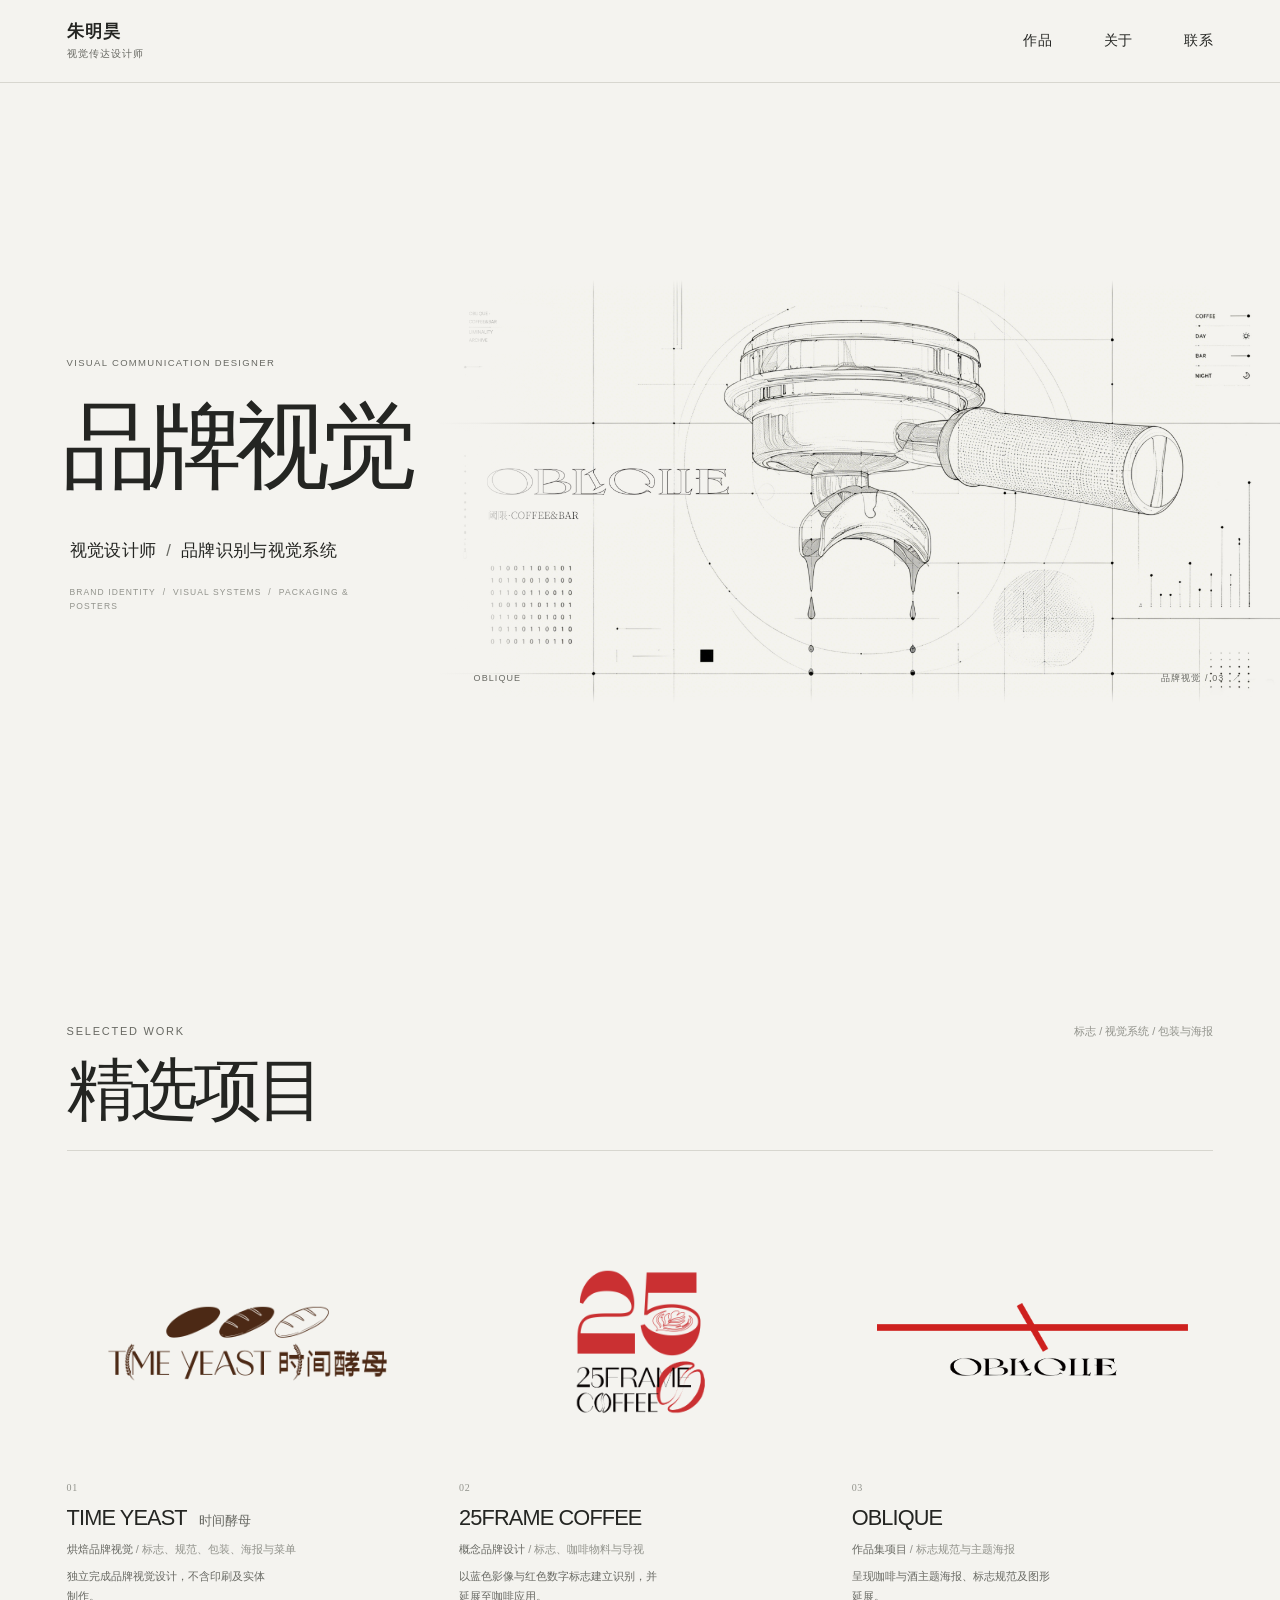
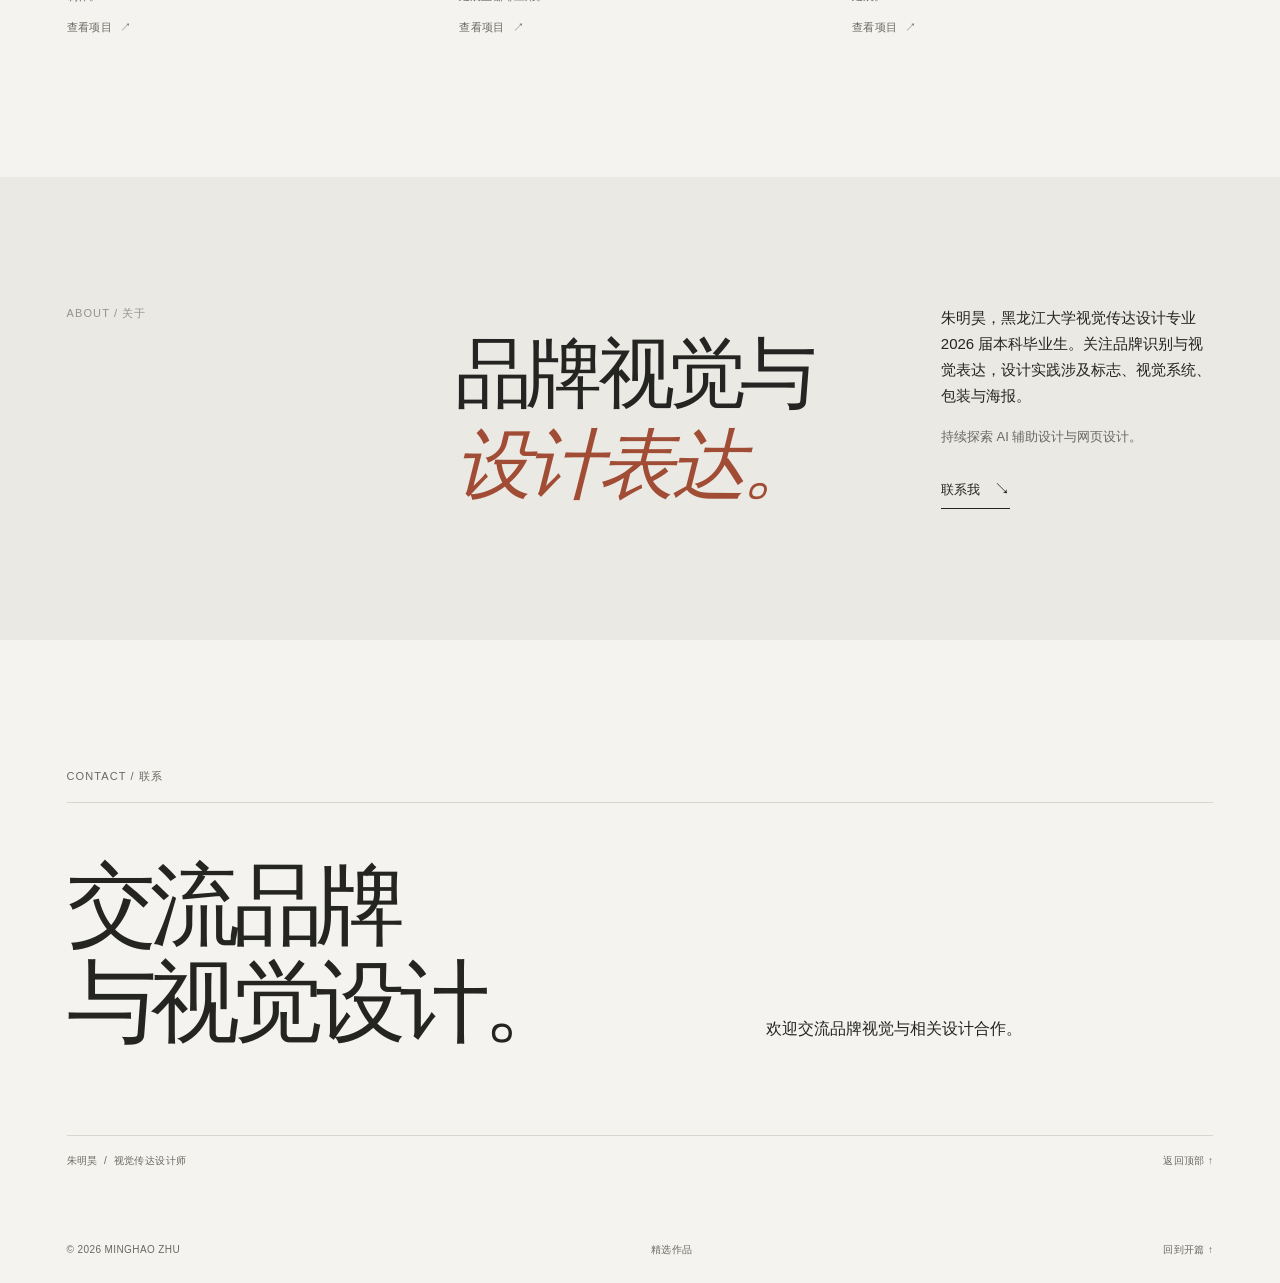
<file: index.html>
<!doctype html>
<html lang="zh-CN">
  <head>
    <meta charset="utf-8">
    <meta name="viewport" content="width=device-width, initial-scale=1">
    <meta name="theme-color" content="#f4f3ef">
    <meta name="description" content="朱明昊，品牌视觉设计师，关注品牌识别、视觉系统、包装与海报设计。">
    <title>朱明昊 — 品牌视觉设计 / 视觉系统</title>
    <link rel="stylesheet" href="style.css">
    <script src="script.js" defer></script>
  </head>
  <body>
    <a class="skip-link" href="#main">跳转到主要内容</a>

    <header class="site-header home-header">
      <div class="header-inner page-shell">
        <a class="wordmark" href="#top" aria-label="朱明昊，返回首页">
          <span class="wordmark-name">朱明昊</span>
          <span class="wordmark-caption">视觉传达设计师</span>
        </a>
        <button class="menu-toggle" type="button" aria-expanded="false" aria-controls="primary-nav">
          <span class="menu-toggle-label">菜单</span>
          <span class="menu-toggle-icon" aria-hidden="true"><i></i><i></i></span>
        </button>
        <nav class="primary-nav" id="primary-nav" aria-label="主导航">
          <a href="#work">作品</a>
          <a href="#about">关于</a>
          <a href="#contact">联系</a>
        </nav>
      </div>
    </header>

    <main id="main">
      <section class="hero" id="top" aria-labelledby="hero-title">
        <div class="hero-copy">
          <p class="eyebrow">VISUAL COMMUNICATION DESIGNER</p>
          <h1 id="hero-title">品牌视觉</h1>
          <p class="hero-role">视觉设计师 <span>/</span> 品牌识别与视觉系统</p>
          <p class="hero-intro">BRAND IDENTITY&nbsp; / &nbsp;VISUAL SYSTEMS&nbsp; / &nbsp;PACKAGING &amp; POSTERS</p>
        </div>
        <a class="hero-artwork" href="oblique.html" aria-label="查看 OBLIQUE 项目">
          <span class="hero-artwork-visual" aria-hidden="true">
            <img class="hero-image" src="assets/OBLIQUE/oblique%20hero.jpg" alt="OBLIQUE 品牌主视觉：咖啡器具概念插画与版式系统" width="2896" height="1448" fetchpriority="high" decoding="async">
          </span>
          <span class="hero-artwork-caption"><span>OBLIQUE</span><span>品牌视觉 / 03&nbsp; ↗</span></span>
        </a>
      </section>

      <section class="work-section page-shell" id="work" aria-labelledby="work-title">
        <div class="section-heading">
          <div>
            <p class="eyebrow section-kicker">SELECTED WORK</p>
            <h2 id="work-title">精选项目</h2>
          </div>
          <p class="section-note">标志 / 视觉系统 / 包装与海报</p>
        </div>

        <div class="project-list home-project-list">
          <a class="project-card project-card-featured project-card-link home-project-time" href="time-yeast.html" aria-label="查看 TIME YEAST 时间酵母项目详情">
            <div class="project-media media-landscape media-time-yeast home-project-media">
              <img class="project-image" src="assets/TIME%20YEAST/logo%E6%95%B4%E4%BD%93.png" alt="TIME YEAST 时间酵母中英文品牌标志" width="720" height="276" loading="lazy" decoding="async">
            </div>
            <div class="project-caption home-project-caption">
              <div class="project-title-group">
                <span class="project-number">01</span>
                <h3>TIME YEAST <span class="project-title-cn">时间酵母</span></h3>
              </div>
              <span class="project-type">烘焙品牌视觉 <span class="project-role">/ 标志、规范、包装、海报与菜单</span></span>
              <p class="project-deck">独立完成品牌视觉设计，不含印刷及实体制作。</p>
              <span class="project-cta">查看项目 <span class="project-arrow" aria-hidden="true">↗</span></span>
            </div>
          </a>

          <div class="home-project-pair">
            <a class="project-card project-card-link home-project-frame" href="25frame-coffee.html" aria-label="查看 25FRAME COFFEE 项目详情">
              <div class="project-media media-coffee home-project-media">
                <img class="project-image" src="assets/25FRAME%20CAFE/LOGO%20%E9%BB%91%E8%89%B2.png" alt="25FRAME COFFEE 品牌标志" width="720" height="960" loading="lazy" decoding="async">
              </div>
              <div class="project-caption home-project-caption">
                <div class="project-title-group">
                  <span class="project-number">02</span>
                  <h3>25FRAME COFFEE</h3>
                </div>
                <span class="project-type">概念品牌设计 <span class="project-role">/ 标志、咖啡物料与导视</span></span>
                <p class="project-deck">以蓝色影像与红色数字标志建立识别，并延展至咖啡应用。</p>
                <span class="project-cta">查看项目 <span class="project-arrow" aria-hidden="true">↗</span></span>
              </div>
            </a>

            <a class="project-card project-card-link home-project-oblique" href="oblique.html" aria-label="查看 OBLIQUE 项目详情">
              <div class="project-media media-oblique home-project-media">
                <img class="project-image" src="assets/OBLIQUE/LOGO%E9%BB%91%E8%89%B2%E5%AD%97.png" alt="OBLIQUE 品牌字标" width="3481" height="828" loading="lazy" decoding="async">
              </div>
              <div class="project-caption home-project-caption">
                <div class="project-title-group">
                  <span class="project-number">03</span>
                  <h3>OBLIQUE</h3>
                </div>
                <span class="project-type">作品集项目 <span class="project-role">/ 标志规范与主题海报</span></span>
                <p class="project-deck">呈现咖啡与酒主题海报、标志规范及图形延展。</p>
                <span class="project-cta">查看项目 <span class="project-arrow" aria-hidden="true">↗</span></span>
              </div>
            </a>
          </div>
        </div>
      </section>

      <section class="about-section" id="about" aria-labelledby="about-title">
        <div class="about-inner page-shell">
          <div class="about-label">
            <p class="eyebrow">ABOUT / 关于</p>
          </div>
          <div class="about-content">
            <h2 id="about-title">品牌视觉与<br><em>设计表达。</em></h2>
            <div class="about-detail">
              <p class="about-lead">朱明昊，黑龙江大学视觉传达设计专业 2026 届本科毕业生。关注品牌识别与视觉表达，设计实践涉及标志、视觉系统、包装与海报。</p>
              <p>持续探索 AI 辅助设计与网页设计。</p>
              <a class="text-link" href="#contact">联系我 <span aria-hidden="true">↘</span></a>
            </div>
          </div>
        </div>
      </section>

      <section class="contact-section page-shell" id="contact" aria-labelledby="contact-title">
        <div class="contact-topline">
          <p class="eyebrow">CONTACT / 联系</p>
        </div>
        <div class="contact-content">
          <h2 id="contact-title">交流品牌<br>与视觉设计。</h2>
          <div class="contact-details">
            <p>欢迎交流品牌视觉与相关设计合作。</p>
          </div>
        </div>
        <div class="contact-bottom">
          <span>朱明昊&nbsp; / &nbsp;视觉传达设计师</span>
          <a href="#top">返回顶部 ↑</a>
        </div>
      </section>
    </main>

    <footer class="site-footer page-shell">
      <span>© <span id="current-year">2026</span> MINGHAO ZHU</span>
      <span>精选作品</span>
      <a href="#top">回到开篇 ↑</a>
    </footer>
  </body>
</html>
</file>
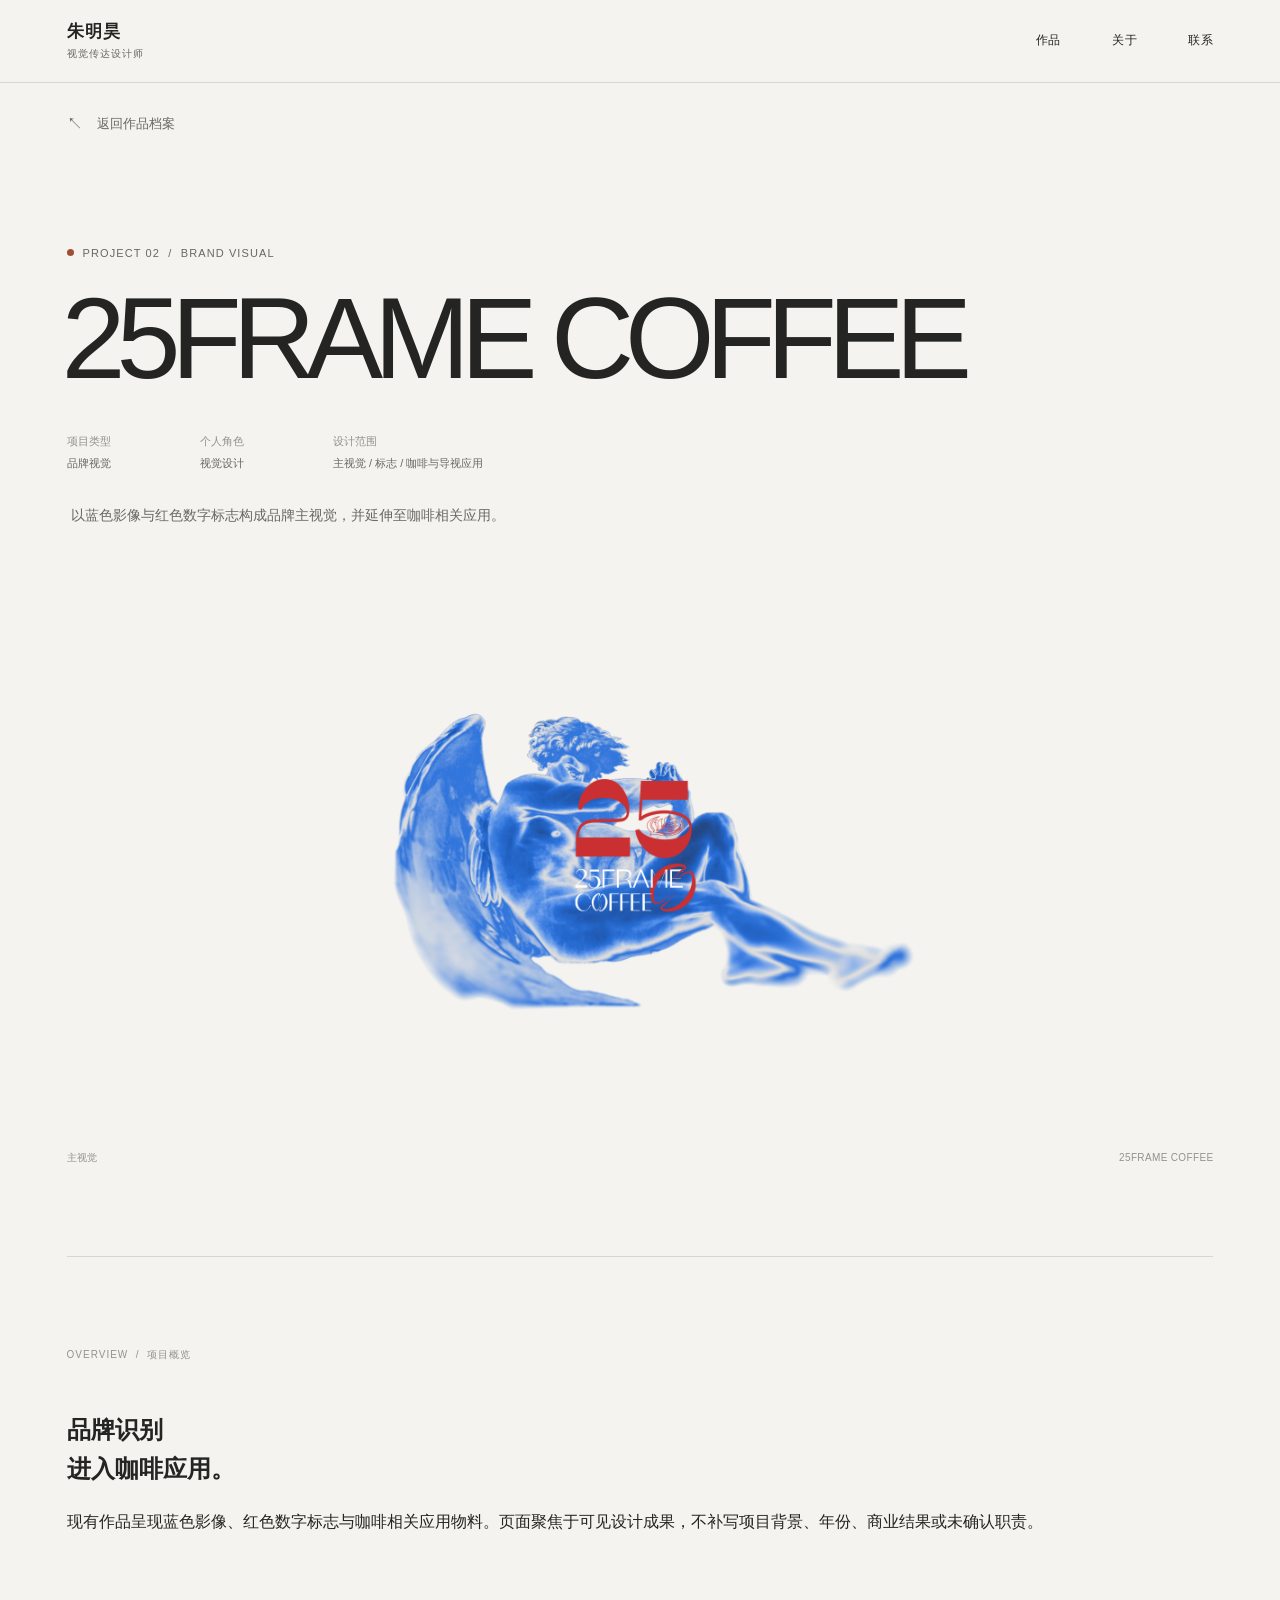
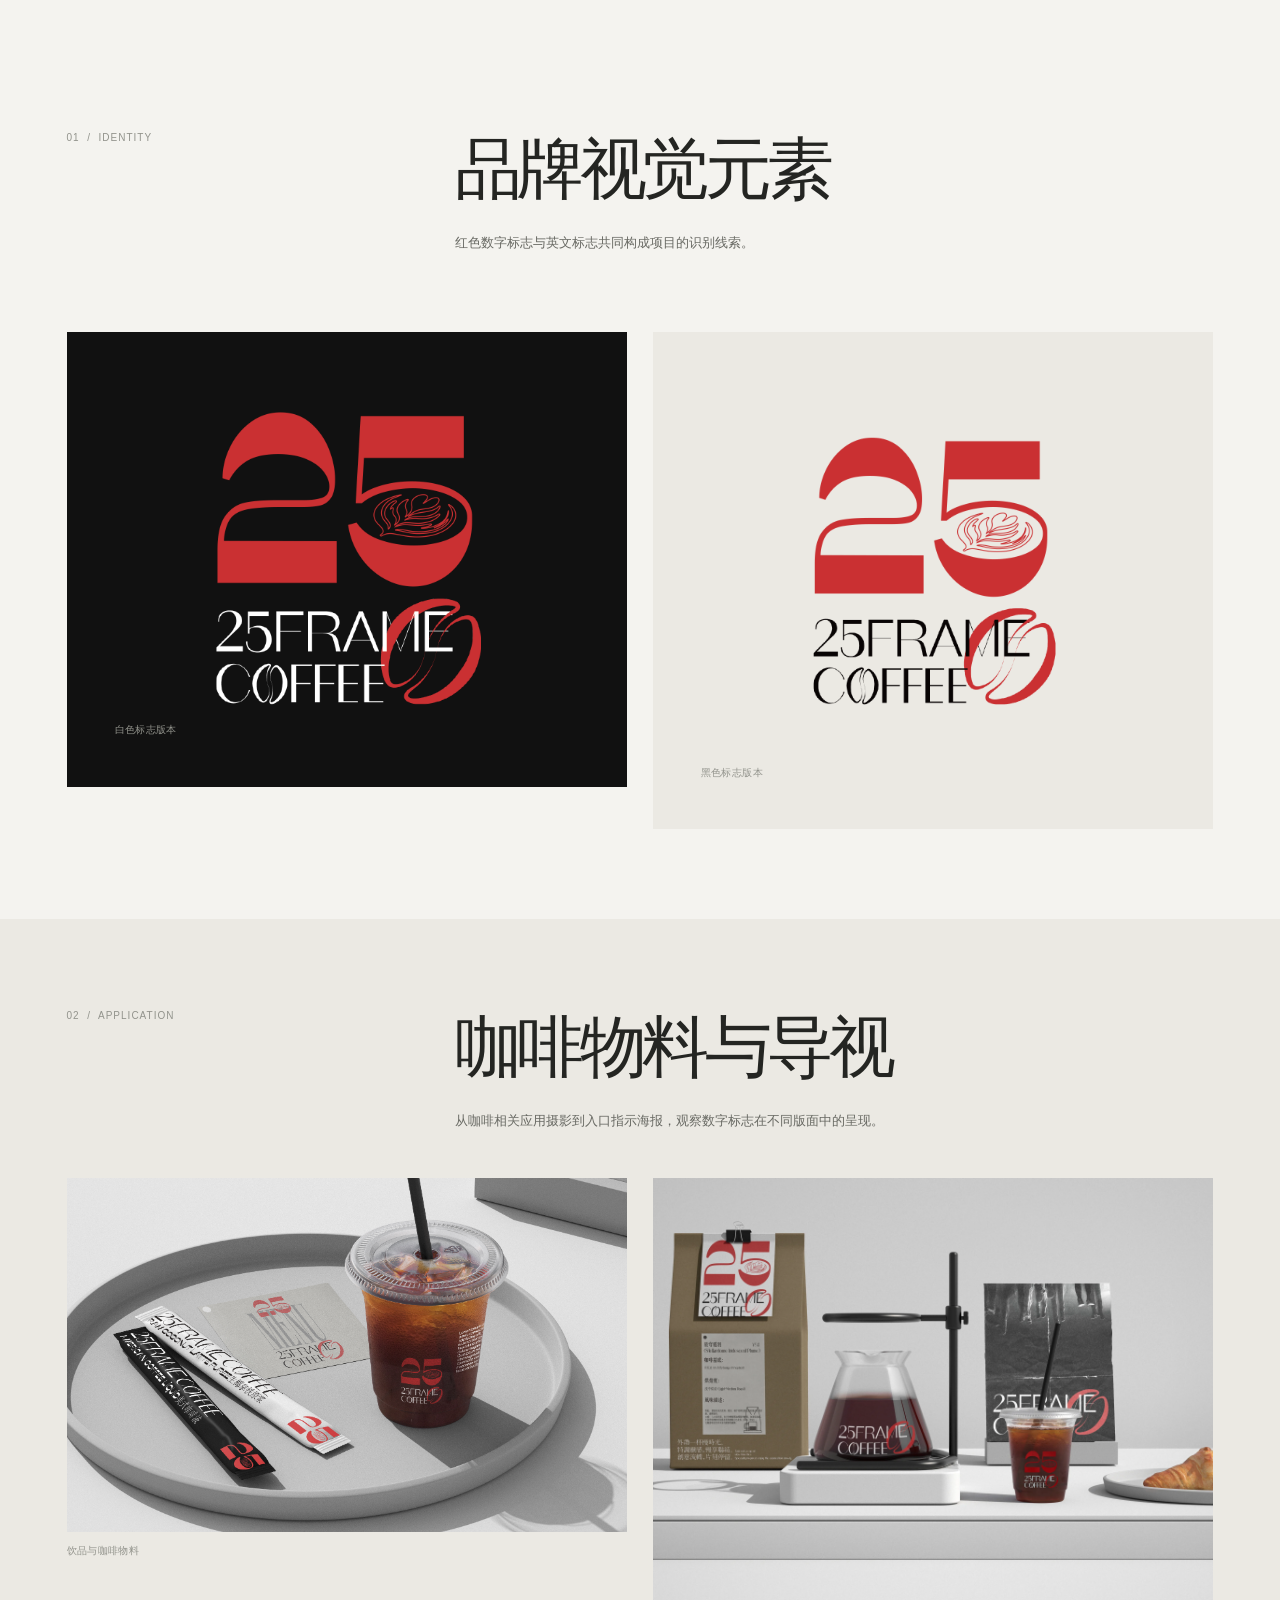
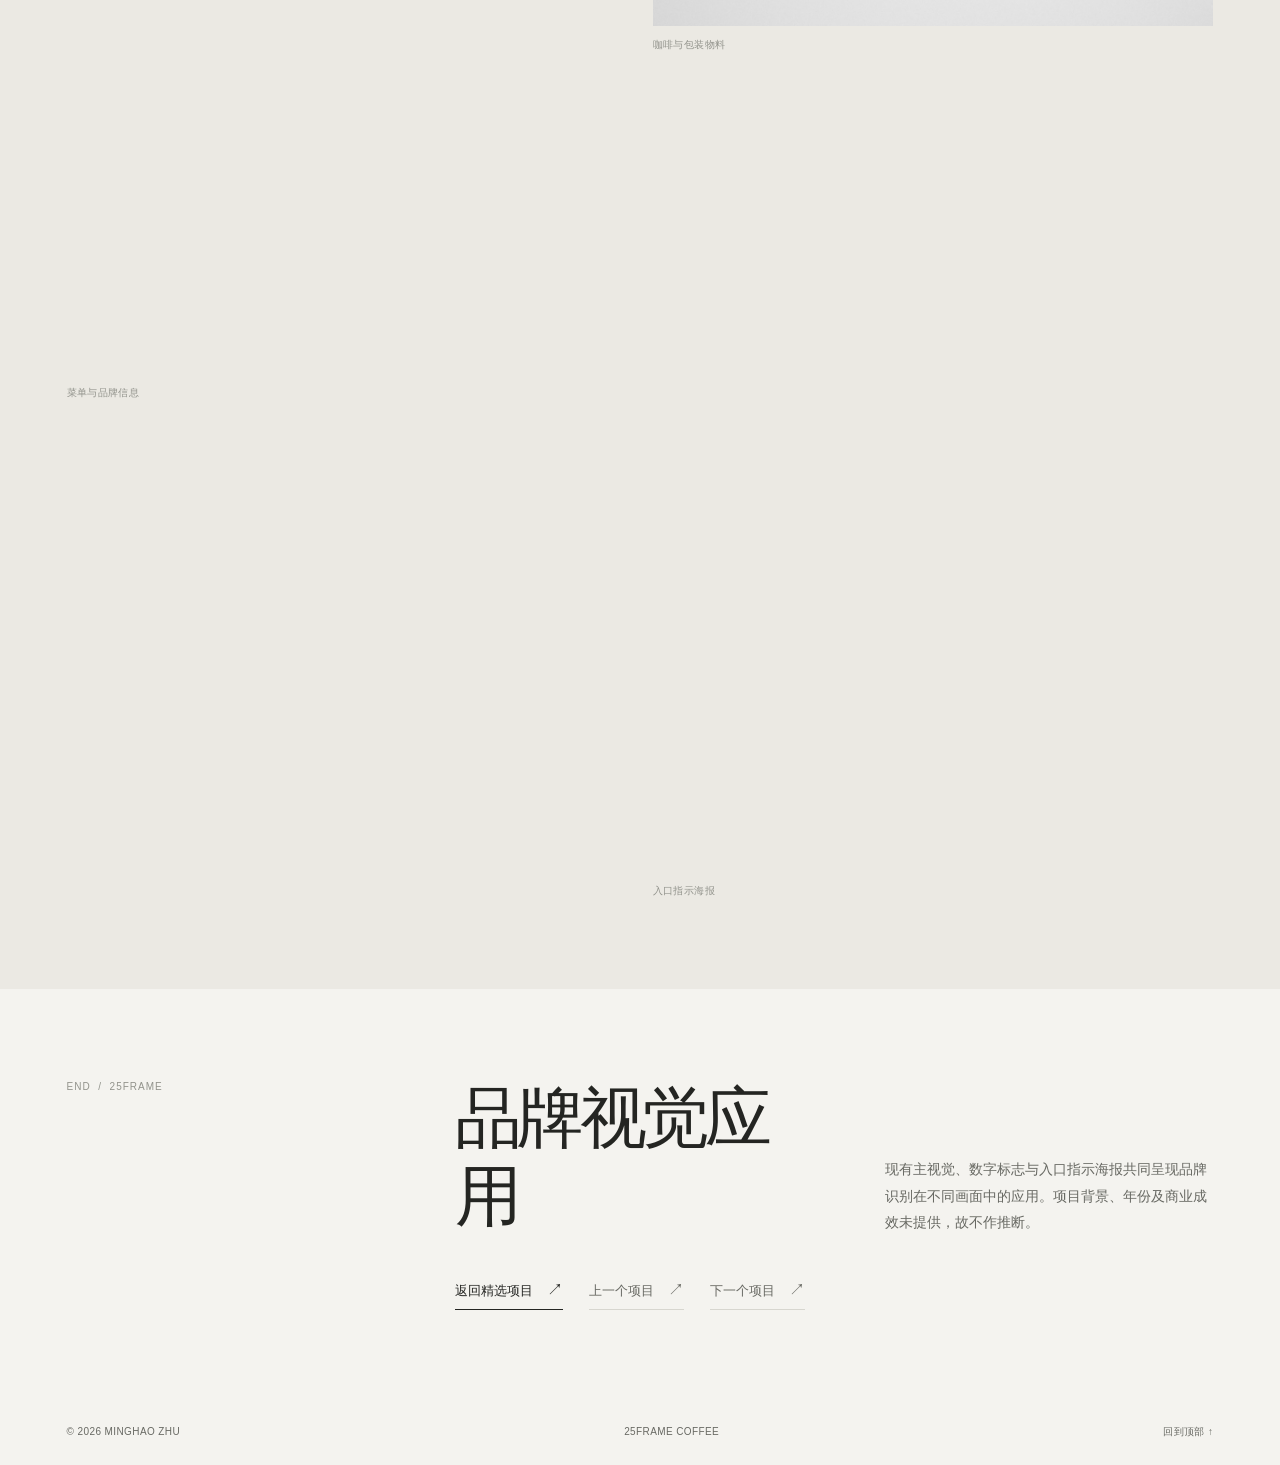
<file: 25frame-coffee.html>
<!doctype html>
<html lang="zh-CN">
  <head>
    <meta charset="utf-8">
    <meta name="viewport" content="width=device-width, initial-scale=1">
    <meta name="theme-color" content="#f4f3ef">
    <meta name="description" content="朱明昊作品档案：25FRAME COFFEE 品牌视觉素材。">
    <title>25FRAME COFFEE — 朱明昊</title>
    <link rel="stylesheet" href="style.css">
    <script src="script.js" defer></script>
  </head>
  <body class="case-page">
    <a class="skip-link" href="#main">跳转到主要内容</a>
    <header class="site-header">
      <div class="header-inner page-shell">
        <a class="wordmark" href="index.html" aria-label="朱明昊，返回首页"><span class="wordmark-name">朱明昊</span><span class="wordmark-caption">视觉传达设计师</span></a>
        <button class="menu-toggle" type="button" aria-expanded="false" aria-controls="primary-nav"><span class="menu-toggle-label">菜单</span><span class="menu-toggle-icon" aria-hidden="true"><i></i><i></i></span></button>
        <nav class="primary-nav" id="primary-nav" aria-label="主导航"><a href="index.html#work">作品</a><a href="index.html#about">关于</a><a href="index.html#contact">联系</a></nav>
      </div>
    </header>
    <main id="main" class="case-main">
      <section class="case-intro page-shell" aria-labelledby="case-title">
        <a class="case-back text-link" href="index.html#work"><span aria-hidden="true">↖</span> 返回作品档案</a>
        <div class="case-heading"><div><p class="eyebrow"><span class="eyebrow-mark"></span>PROJECT 02&nbsp; / &nbsp;BRAND VISUAL</p><h1 id="case-title">25FRAME COFFEE</h1></div><dl class="case-meta"><div><dt>项目类型</dt><dd>品牌视觉</dd></div><div><dt>个人角色</dt><dd>视觉设计</dd></div><div><dt>设计范围</dt><dd>主视觉 / 标志 / 咖啡与导视应用</dd></div></dl></div>
        <p class="case-deck">以蓝色影像与红色数字标志构成品牌主视觉，并延伸至咖啡相关应用。</p>
      </section>
      <figure class="case-hero page-shell"><img src="assets/25FRAME%20CAFE/25FRAMECOFFEE-%E4%B8%BB%E8%A7%86%E8%A7%89PNG.png" alt="25FRAME COFFEE 蓝色影像与红色数字标志主视觉" width="2400" height="1697" fetchpriority="high" decoding="async"><figcaption><span>主视觉</span><span>25FRAME COFFEE</span></figcaption></figure>
      <section class="case-overview page-shell" aria-labelledby="overview-title"><p class="eyebrow case-section-index">OVERVIEW&nbsp; / &nbsp;项目概览</p><div class="case-overview-copy"><h2 id="overview-title">品牌识别<br>进入咖啡应用。</h2><div><p>现有作品呈现蓝色影像、红色数字标志与咖啡相关应用物料。页面聚焦于可见设计成果，不补写项目背景、年份、商业结果或未确认职责。</p></div></div></section>
      <section class="case-section page-shell" aria-labelledby="identity-title">
        <div class="case-section-heading">
          <p class="eyebrow case-section-index">01&nbsp; / &nbsp;IDENTITY</p>
          <h2 id="identity-title">品牌视觉元素</h2>
          <p>红色数字标志与英文标志共同构成项目的识别线索。</p>
        </div>
        <div class="case-spec-grid">
          <figure class="case-image case-mark-panel case-mark-panel-dark">
            <img src="assets/25FRAME%20CAFE/25FRAMECOFFEE-LOGO(%E7%99%BD%E8%89%B2).png" alt="25FRAME COFFEE 白色品牌标志版本" width="1280" height="912" loading="lazy" decoding="async">
            <figcaption>白色标志版本</figcaption>
          </figure>
          <figure class="case-image case-mark-panel">
            <img src="assets/25FRAME%20CAFE/LOGO%20%E9%BB%91%E8%89%B2.png" alt="25FRAME COFFEE 黑色品牌标志" width="720" height="960" loading="lazy" decoding="async">
            <figcaption>黑色标志版本</figcaption>
          </figure>
        </div>
      </section>
      <section class="case-section case-section-tint" aria-labelledby="application-title">
        <div class="page-shell">
          <div class="case-section-heading case-section-heading-wide">
            <p class="eyebrow case-section-index">02&nbsp; / &nbsp;APPLICATION</p>
            <h2 id="application-title">咖啡物料与导视</h2>
            <p>从咖啡相关应用摄影到入口指示海报，观察数字标志在不同版面中的呈现。</p>
          </div>
          <div class="case-image-pair">
            <figure class="case-image">
              <img src="assets/25FRAME%20CAFE/25COFFEE%E7%89%A9%E6%96%991.jpg" alt="25FRAME COFFEE 饮品、杯套与吸管套应用视觉" width="3434" height="2170" loading="lazy" decoding="async">
              <figcaption>饮品与咖啡物料</figcaption>
            </figure>
            <figure class="case-image">
              <img src="assets/optimized/25frame-coffee-application.webp" alt="25FRAME COFFEE 咖啡器具与品牌物料应用" width="2400" height="1920" loading="lazy" decoding="async">
              <figcaption>咖啡与包装物料</figcaption>
            </figure>
            <figure class="case-image">
              <img src="assets/25FRAME%20CAFE/25%E5%B8%A7%E5%92%96%E5%95%A1-%E7%89%A9%E6%96%993.jpg" alt="25FRAME COFFEE 菜单与品牌信息版式" width="4722" height="2480" loading="lazy" decoding="async">
              <figcaption>菜单与品牌信息</figcaption>
            </figure>
            <figure class="case-image">
              <img src="assets/optimized/25frame-entrance-poster.webp" alt="25FRAME COFFEE 入口指示海报设计" width="2480" height="3508" loading="lazy" decoding="async">
              <figcaption>入口指示海报</figcaption>
            </figure>
          </div>
        </div>
      </section>
      <section class="case-summary page-shell" aria-labelledby="summary-title"><p class="eyebrow case-section-index">END&nbsp; / &nbsp;25FRAME</p><div class="case-summary-content"><h2 id="summary-title">品牌视觉应用</h2><p>现有主视觉、数字标志与入口指示海报共同呈现品牌识别在不同画面中的应用。项目背景、年份及商业成效未提供，故不作推断。</p></div><div class="case-next-links"><a class="text-link" href="index.html#work">返回精选项目 <span aria-hidden="true">↗</span></a><a class="text-link text-link-muted" href="time-yeast.html">上一个项目 <span aria-hidden="true">↗</span></a><a class="text-link text-link-muted" href="oblique.html">下一个项目 <span aria-hidden="true">↗</span></a></div></section>
    </main>
    <footer class="site-footer page-shell"><span>© <span id="current-year">2026</span> MINGHAO ZHU</span><span>25FRAME COFFEE</span><a href="#main">回到顶部 ↑</a></footer>
  </body>
</html>
</file>
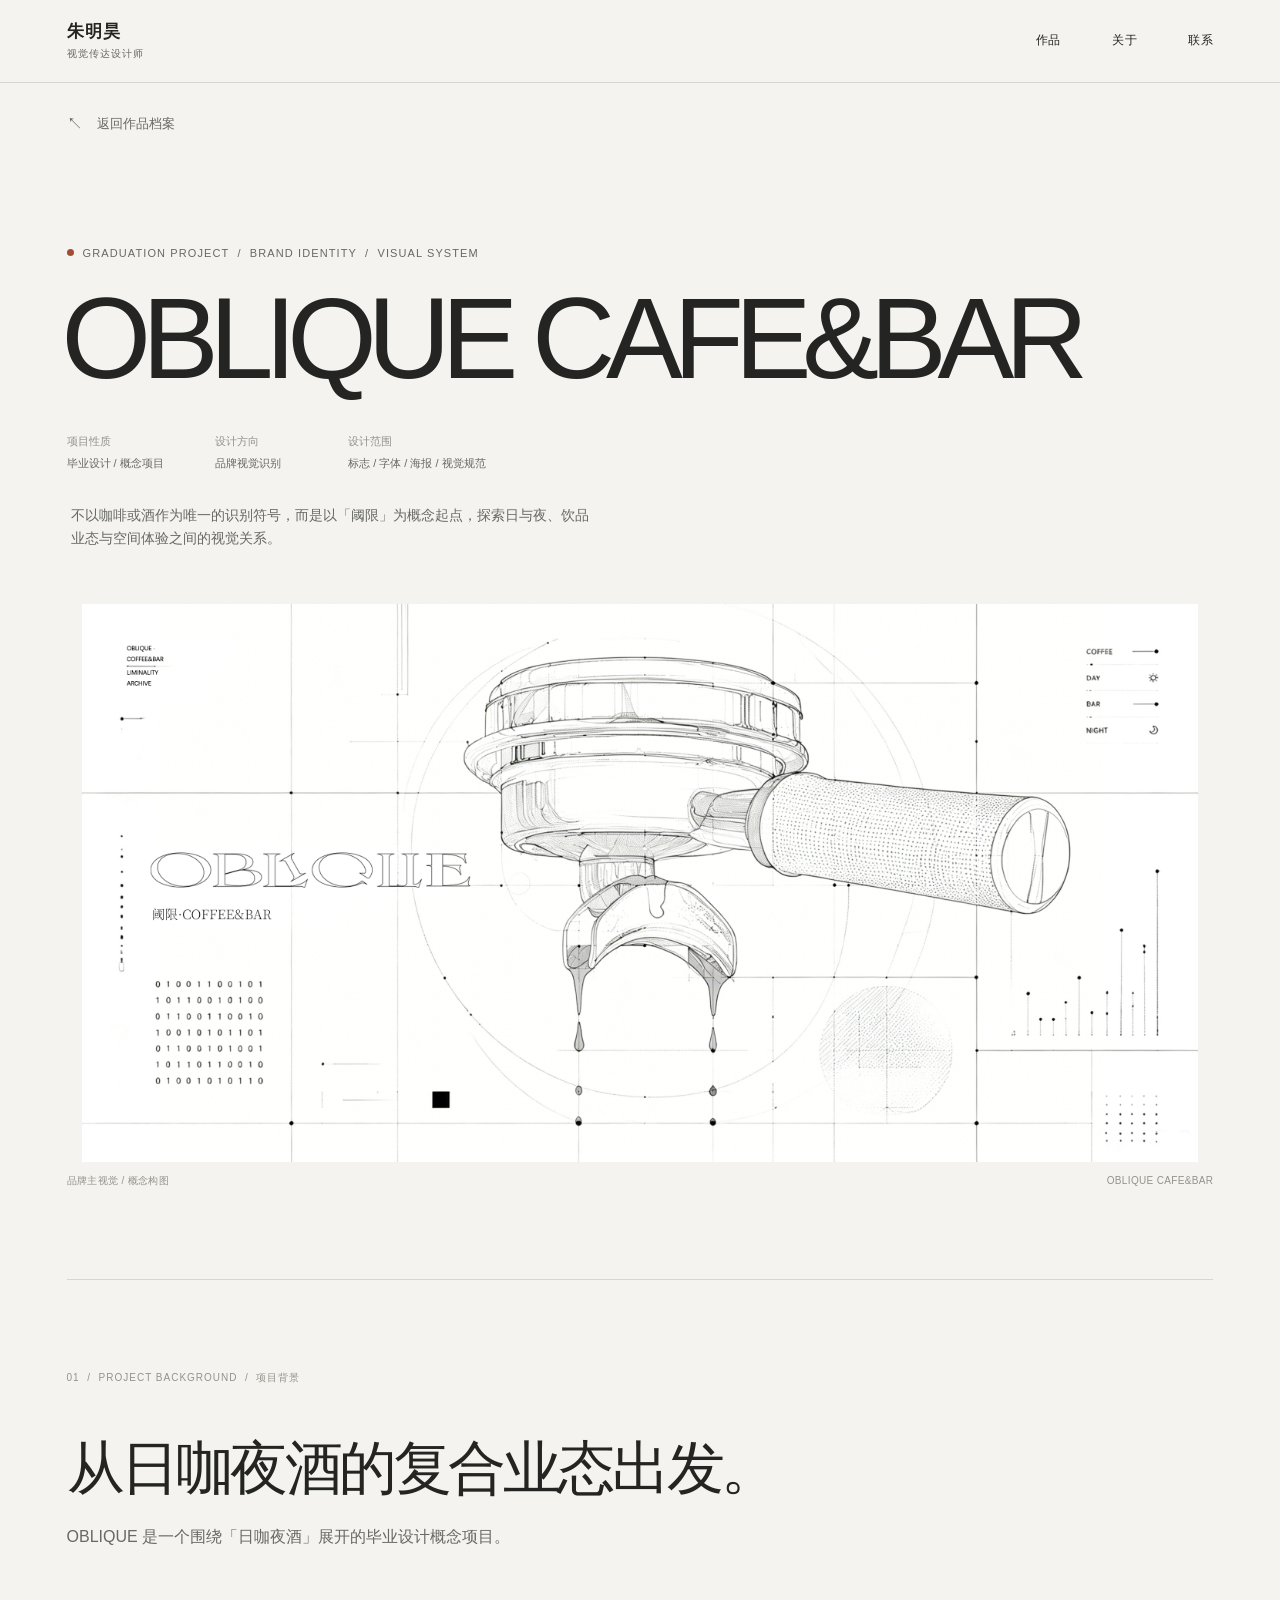
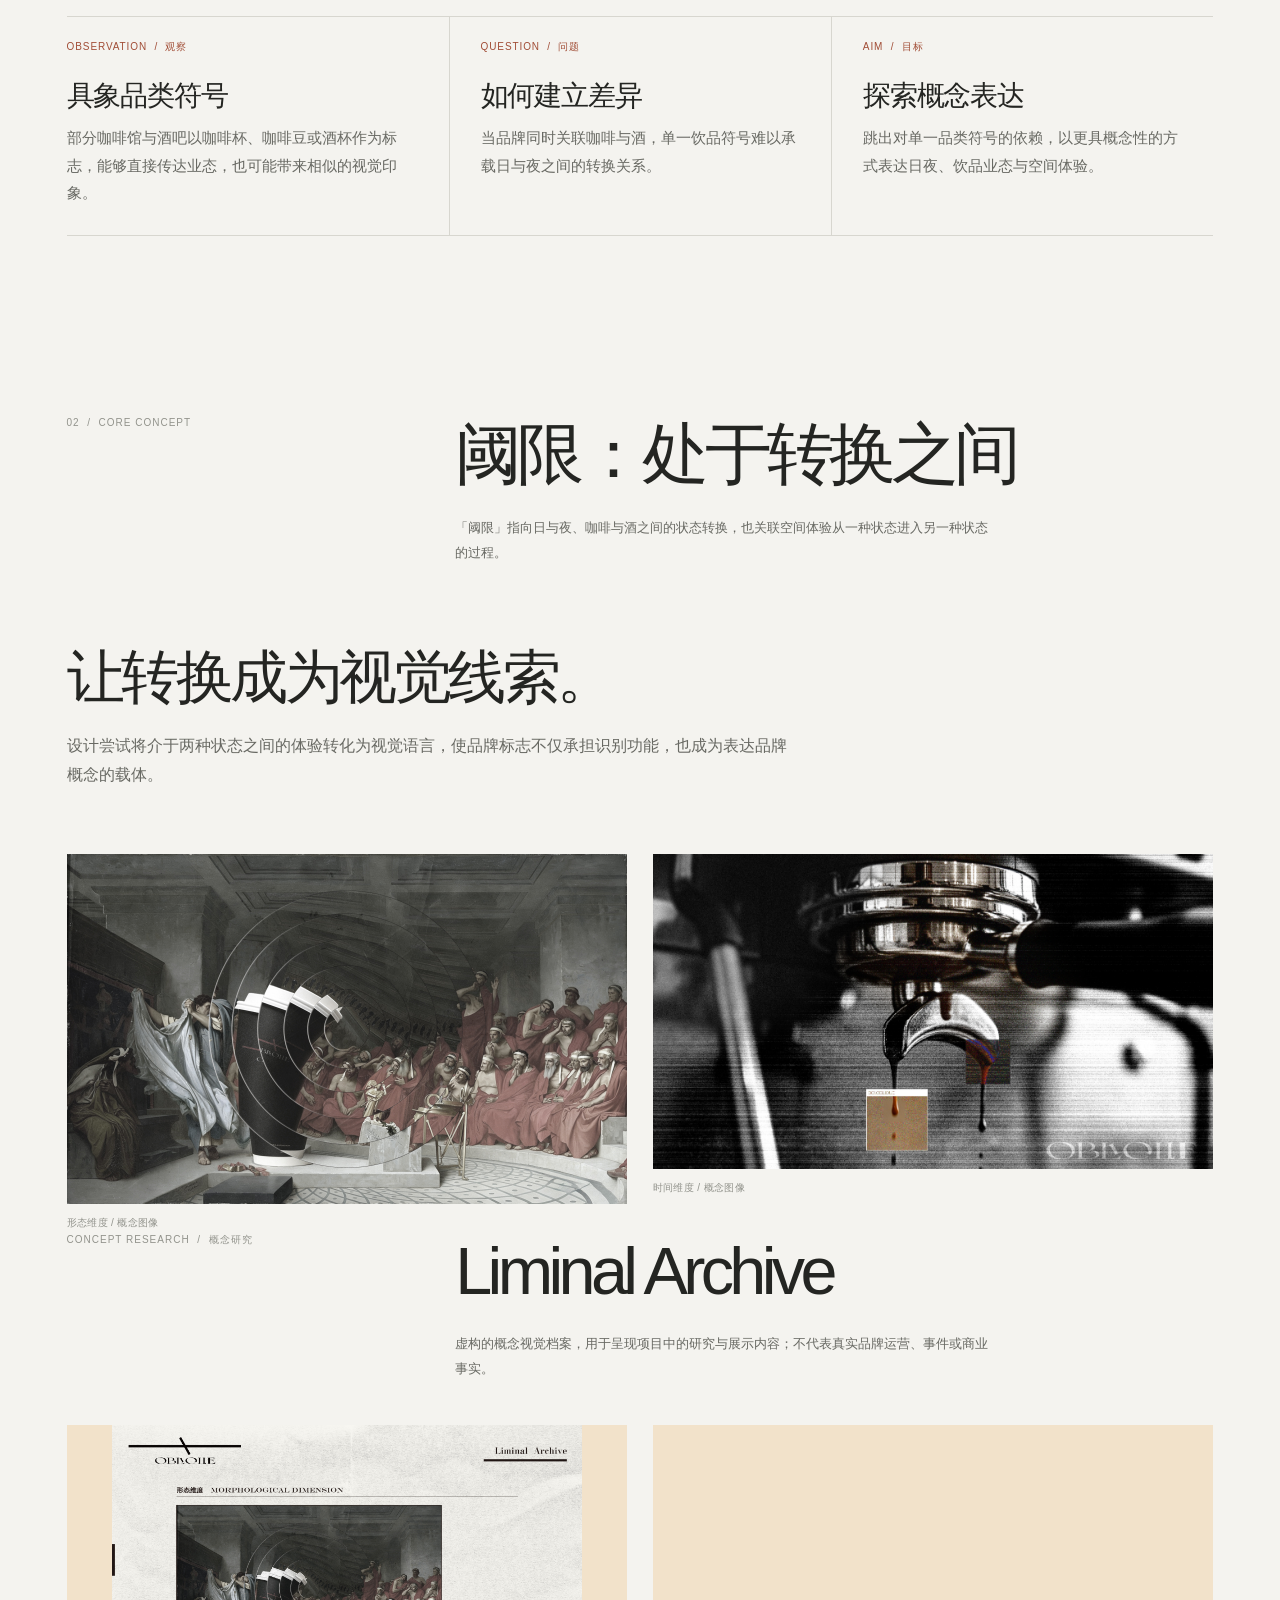
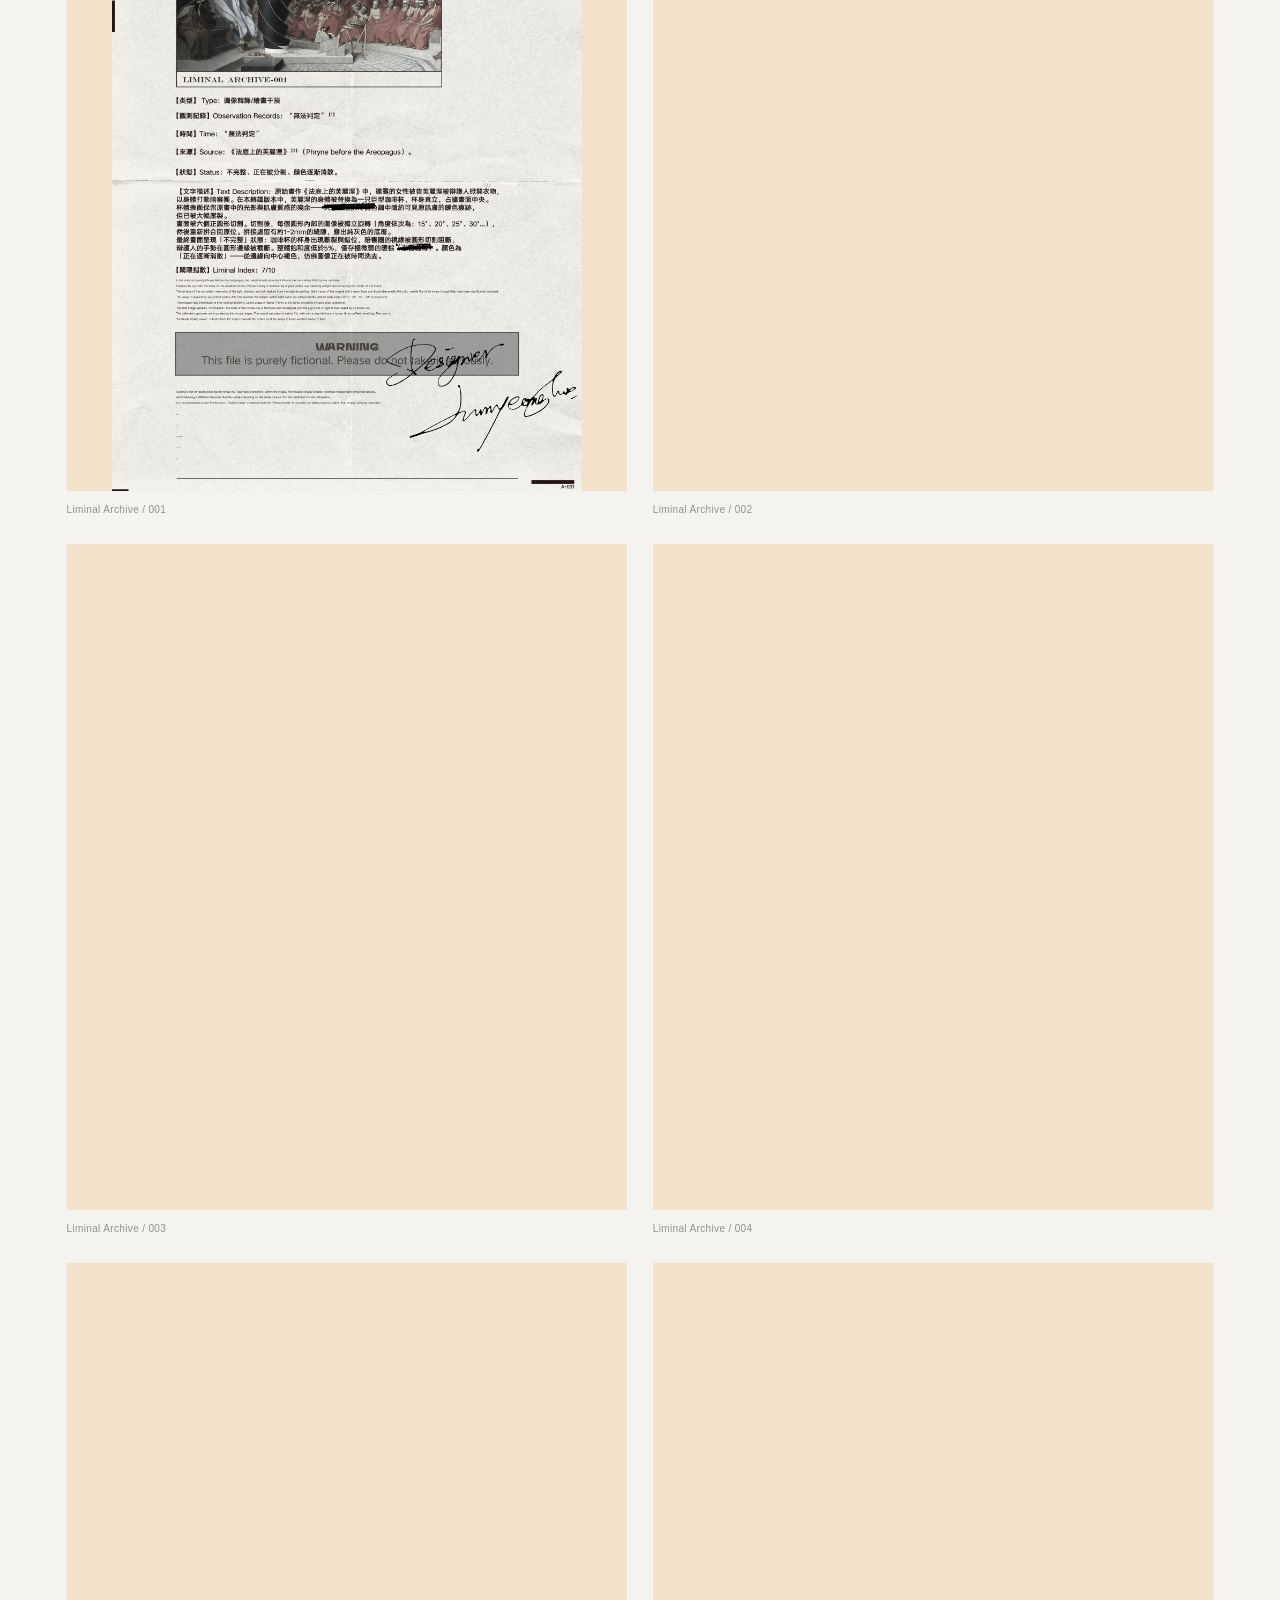
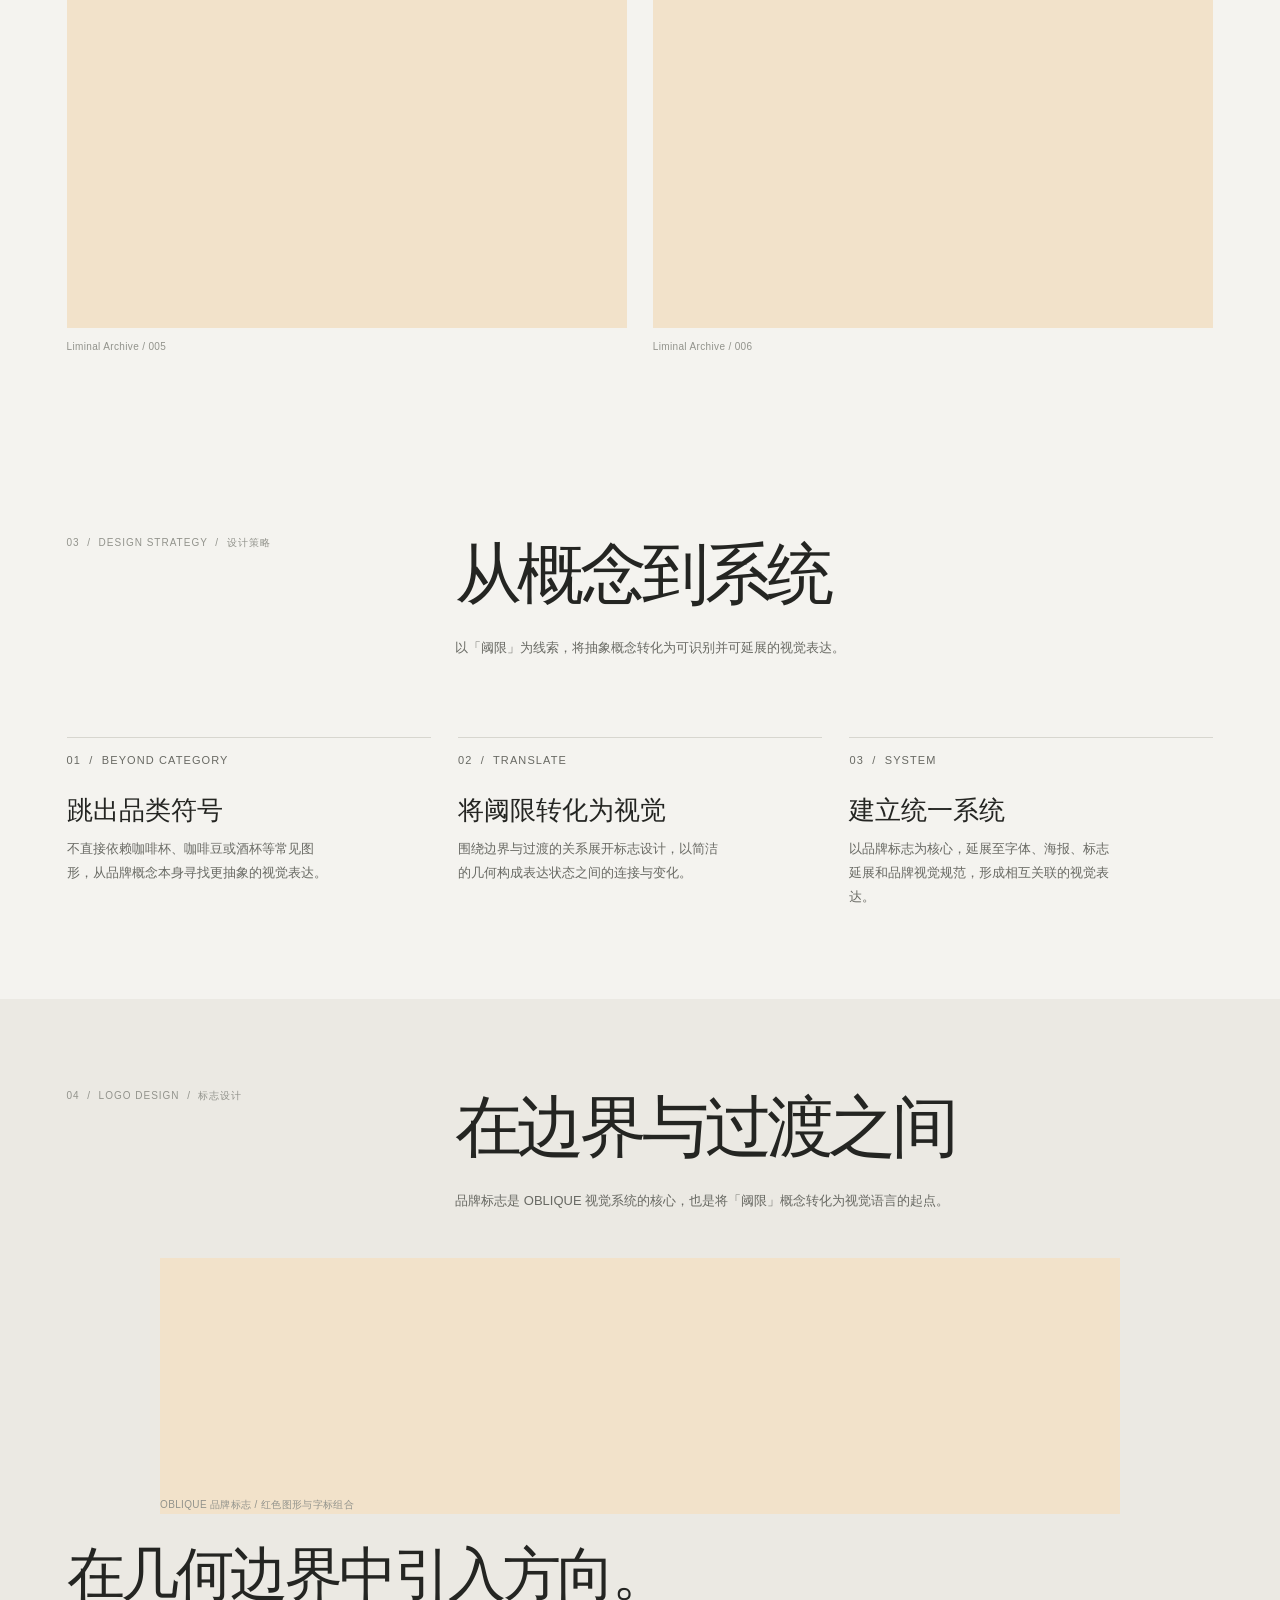
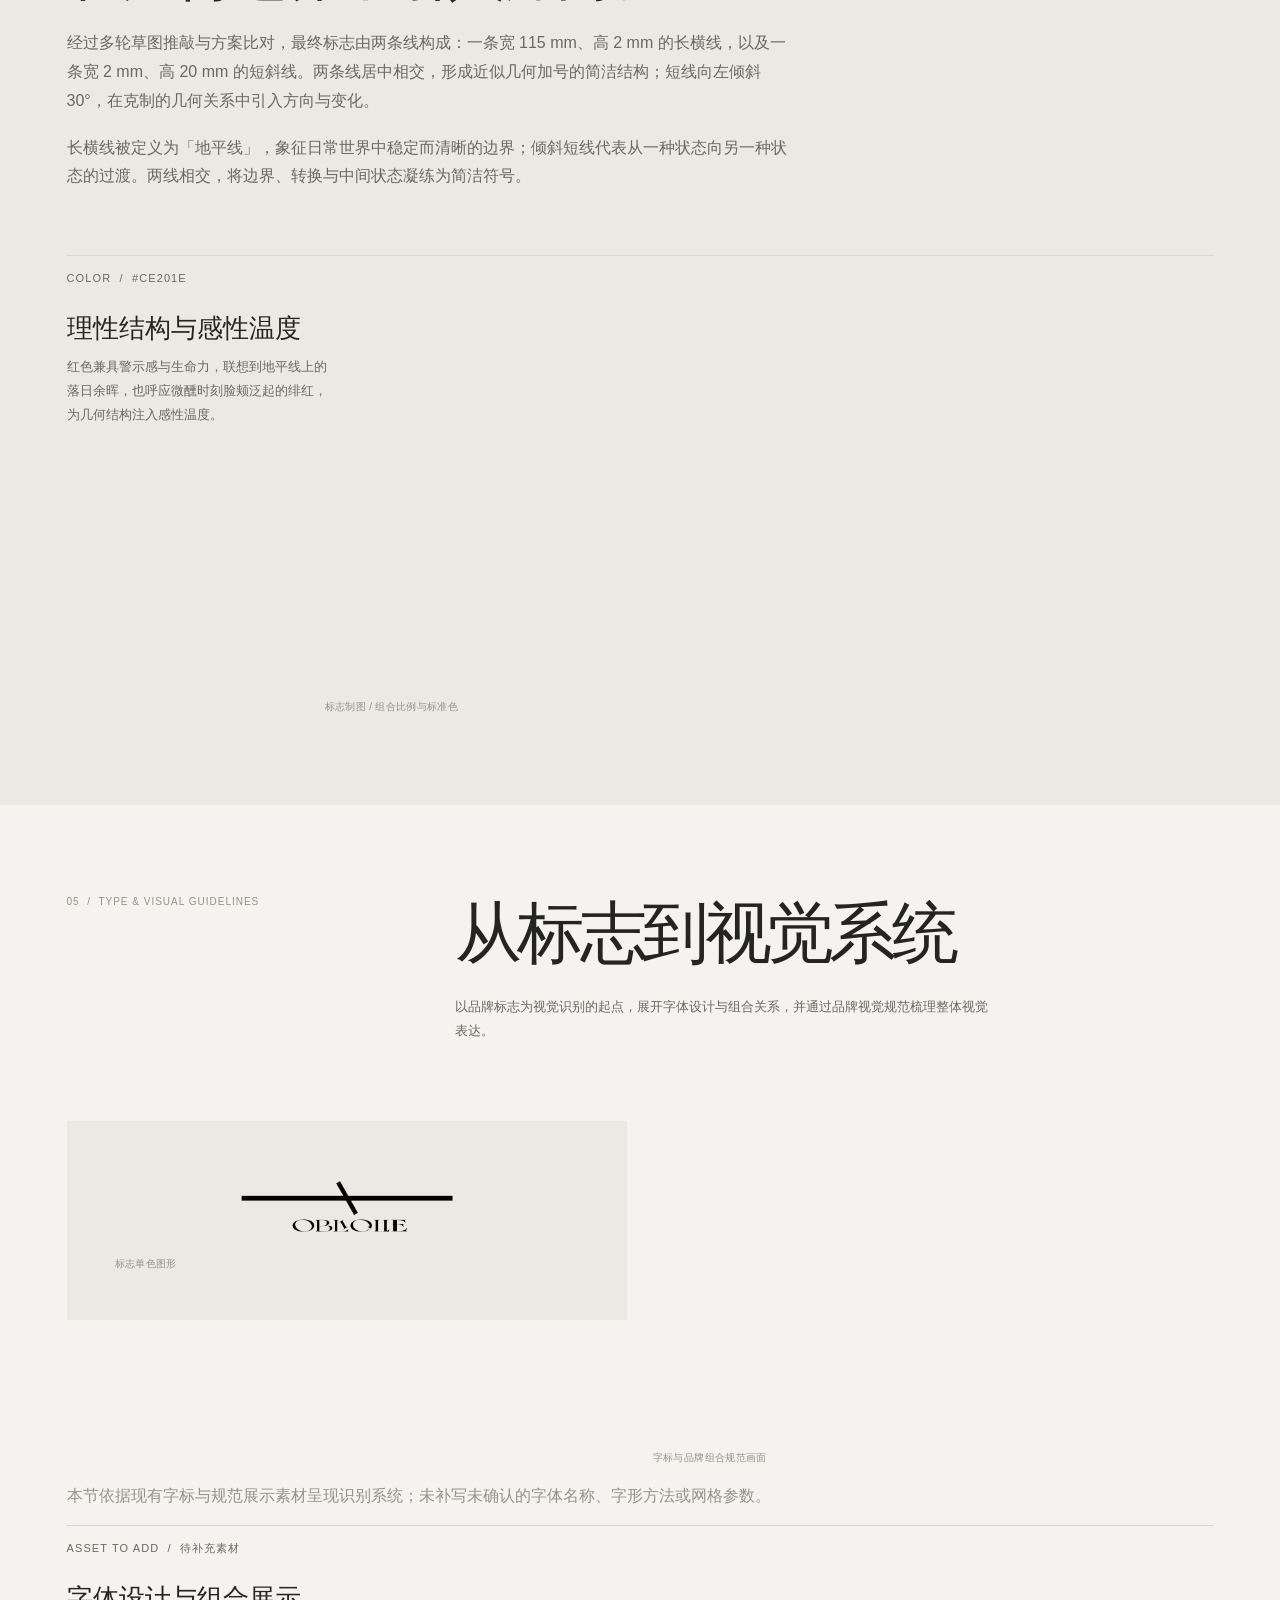
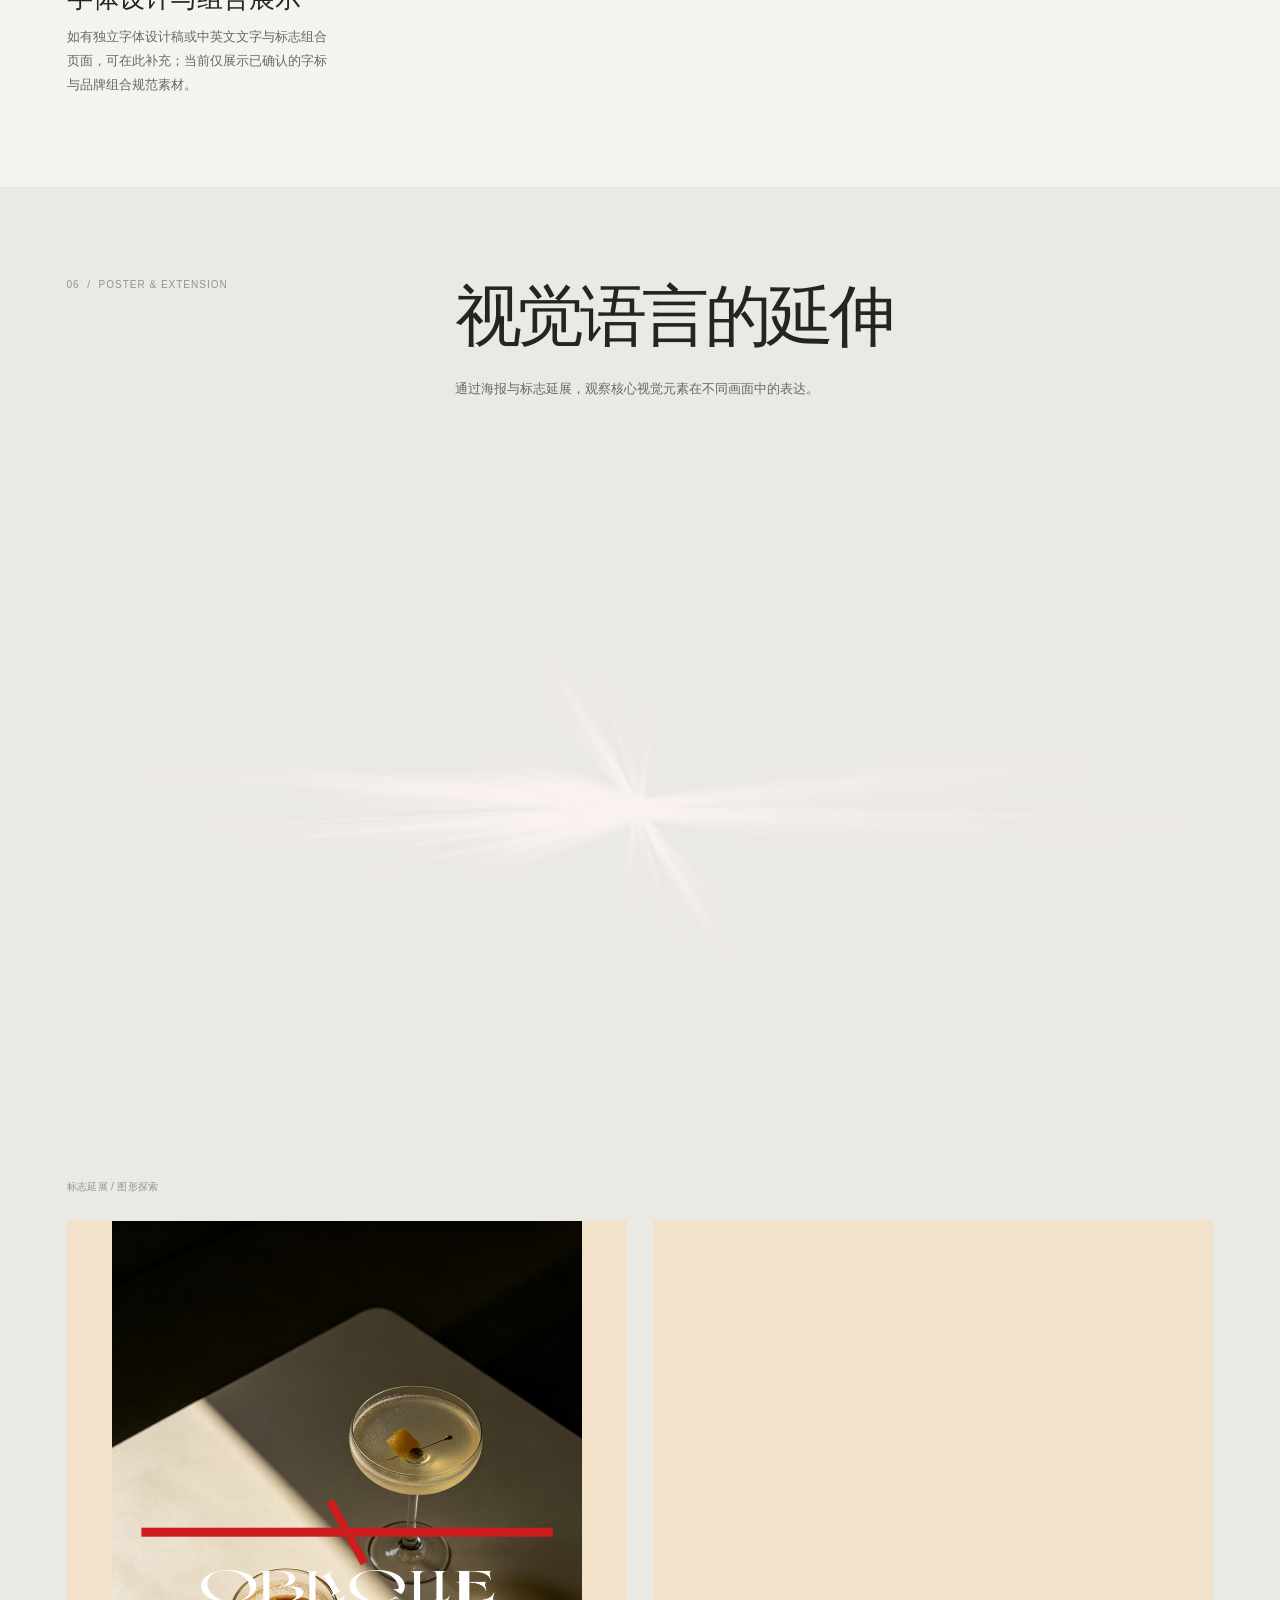
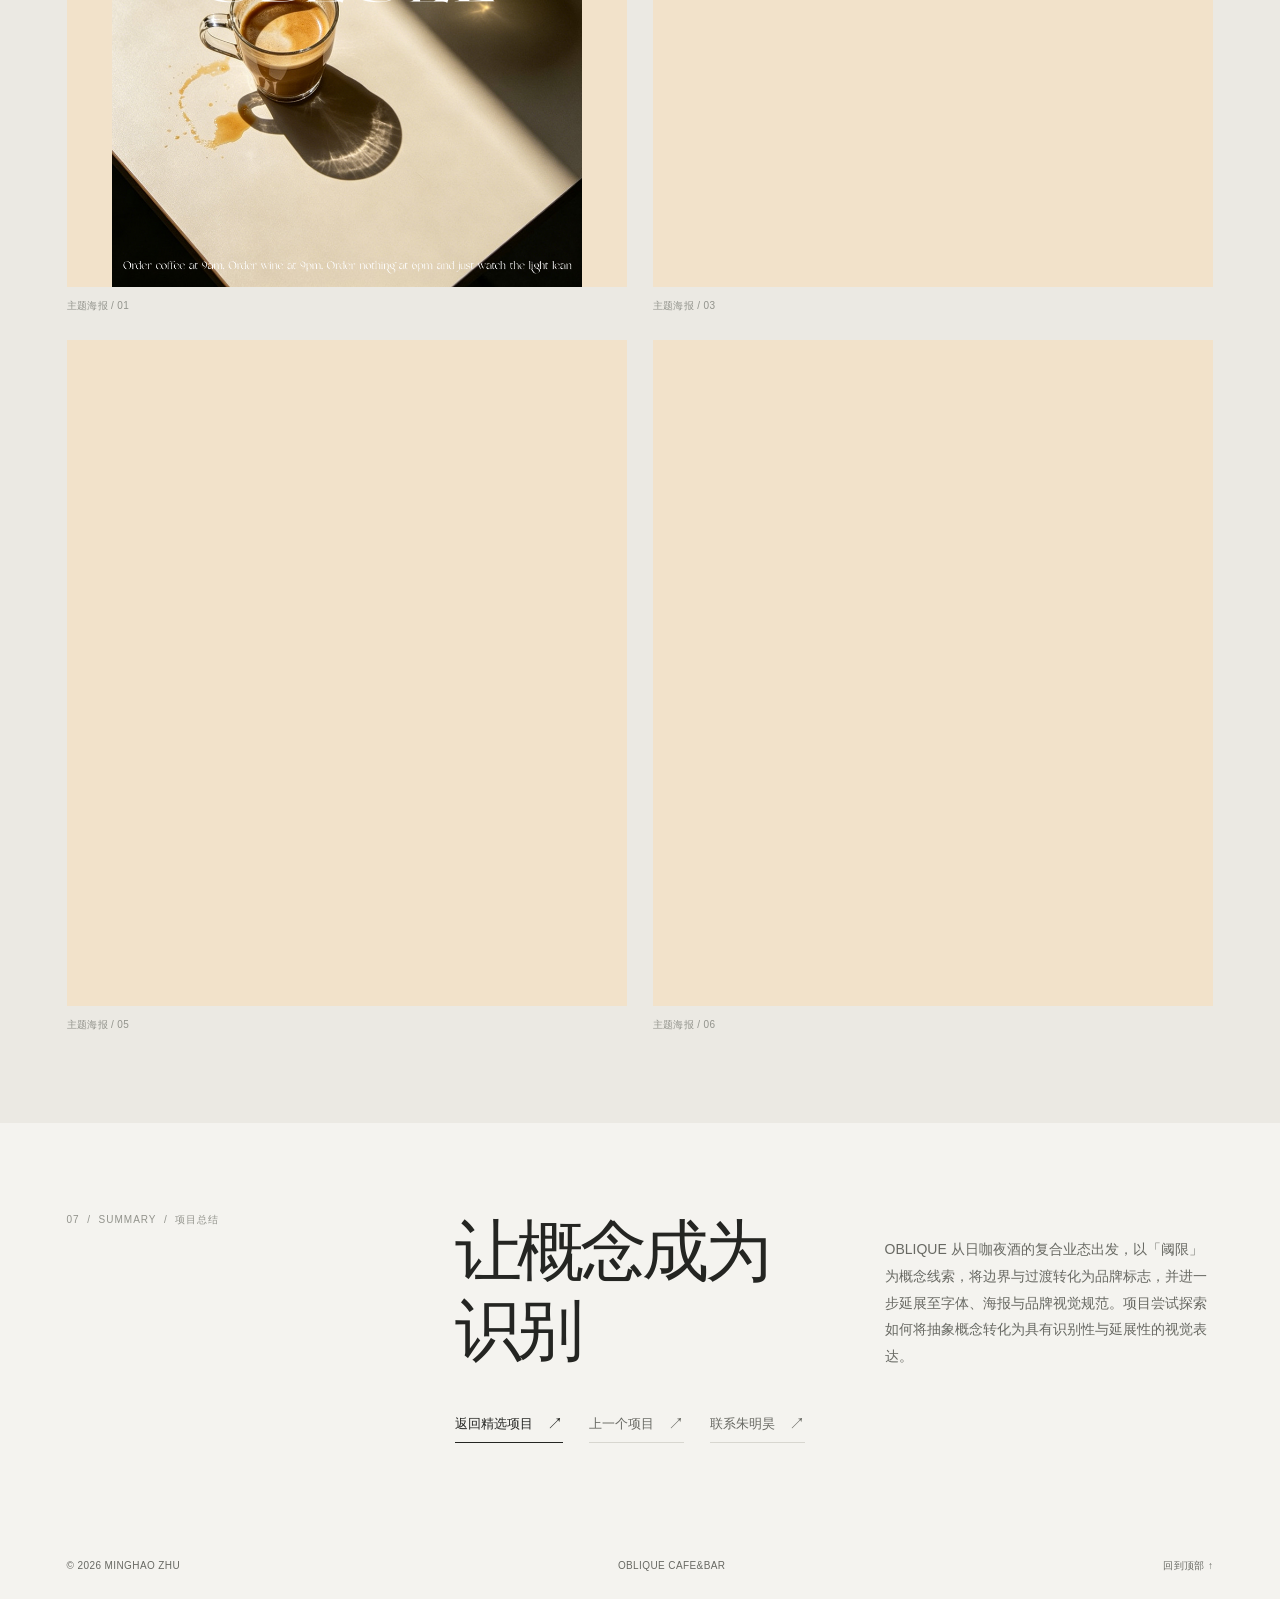
<file: oblique.html>
<!doctype html>
<html lang="zh-CN">
  <head>
    <meta charset="utf-8">
    <meta name="viewport" content="width=device-width, initial-scale=1">
    <meta name="theme-color" content="#f4f3ef">
    <meta name="description" content="OBLIQUE CAFE&BAR 毕业设计概念项目：以阈限为概念起点的品牌视觉识别与视觉系统探索。">
    <title>OBLIQUE CAFE&amp;BAR — 朱明昊</title>
    <link rel="stylesheet" href="style.css">
    <script src="script.js" defer></script>
  </head>
  <body class="case-page">
    <a class="skip-link" href="#main">跳转到主要内容</a>
    <header class="site-header">
      <div class="header-inner page-shell">
        <a class="wordmark" href="index.html" aria-label="朱明昊，返回首页">
          <span class="wordmark-name">朱明昊</span>
          <span class="wordmark-caption">视觉传达设计师</span>
        </a>
        <button class="menu-toggle" type="button" aria-expanded="false" aria-controls="primary-nav">
          <span class="menu-toggle-label">菜单</span>
          <span class="menu-toggle-icon" aria-hidden="true"><i></i><i></i></span>
        </button>
        <nav class="primary-nav" id="primary-nav" aria-label="主导航">
          <a href="index.html#work">作品 <span class="nav-index">01</span></a>
          <a href="index.html#about">关于 <span class="nav-index">02</span></a>
          <a href="index.html#contact">联系 <span class="nav-index">03</span></a>
        </nav>
      </div>
    </header>

    <main id="main" class="case-main">
      <section class="case-intro page-shell" aria-labelledby="case-title">
        <a class="case-back text-link" href="index.html#work"><span aria-hidden="true">↖</span> 返回作品档案</a>
        <div class="case-heading">
          <div>
            <p class="eyebrow"><span class="eyebrow-mark"></span>GRADUATION PROJECT&nbsp; / &nbsp;BRAND IDENTITY&nbsp; / &nbsp;VISUAL SYSTEM</p>
            <h1 id="case-title">OBLIQUE CAFE&amp;BAR</h1>
          </div>
          <dl class="case-meta">
            <div><dt>项目性质</dt><dd>毕业设计 / 概念项目</dd></div>
            <div><dt>设计方向</dt><dd>品牌视觉识别</dd></div>
            <div><dt>设计范围</dt><dd>标志 / 字体 / 海报 / 视觉规范</dd></div>
          </dl>
        </div>
        <p class="case-deck">不以咖啡或酒作为唯一的识别符号，而是以「阈限」为概念起点，探索日与夜、饮品业态与空间体验之间的视觉关系。</p>
      </section>

      <figure class="case-hero page-shell">
        <img src="assets/OBLIQUE/oblique%20hero.jpg" alt="OBLIQUE 品牌视觉构图，以咖啡器具线稿和版式呈现品牌概念" width="2896" height="1448" fetchpriority="high" decoding="async">
        <figcaption><span>品牌主视觉 / 概念构图</span><span>OBLIQUE CAFE&amp;BAR</span></figcaption>
      </figure>

      <section class="case-overview page-shell" aria-labelledby="overview-title">
        <p class="eyebrow case-section-index">01&nbsp; / &nbsp;PROJECT BACKGROUND&nbsp; / &nbsp;项目背景</p>
        <div class="case-overview-heading">
          <h2 id="overview-title">从日咖夜酒的复合业态出发。</h2>
          <p>OBLIQUE 是一个围绕「日咖夜酒」展开的毕业设计概念项目。</p>
        </div>
        <div class="case-overview-decisions">
          <article class="case-overview-decision">
            <p class="eyebrow">OBSERVATION&nbsp; / &nbsp;观察</p>
            <h3>具象品类符号</h3>
            <p>部分咖啡馆与酒吧以咖啡杯、咖啡豆或酒杯作为标志，能够直接传达业态，也可能带来相似的视觉印象。</p>
          </article>
          <article class="case-overview-decision">
            <p class="eyebrow">QUESTION&nbsp; / &nbsp;问题</p>
            <h3>如何建立差异</h3>
            <p>当品牌同时关联咖啡与酒，单一饮品符号难以承载日与夜之间的转换关系。</p>
          </article>
          <article class="case-overview-decision">
            <p class="eyebrow">AIM&nbsp; / &nbsp;目标</p>
            <h3>探索概念表达</h3>
            <p>跳出对单一品类符号的依赖，以更具概念性的方式表达日夜、饮品业态与空间体验。</p>
          </article>
        </div>
      </section>

      <section class="case-section page-shell" aria-labelledby="concept-title">
        <div class="case-section-heading">
          <p class="eyebrow case-section-index">02&nbsp; / &nbsp;CORE CONCEPT</p>
          <h2 id="concept-title">阈限：处于转换之间</h2>
          <p>「阈限」指向日与夜、咖啡与酒之间的状态转换，也关联空间体验从一种状态进入另一种状态的过程。</p>
        </div>
        <div class="case-overview-heading">
          <h2>让转换成为视觉线索。</h2>
          <p>设计尝试将介于两种状态之间的体验转化为视觉语言，使品牌标志不仅承担识别功能，也成为表达品牌概念的载体。</p>
        </div>
        <div class="case-image-pair">
          <figure class="case-image">
            <img src="assets/OBLIQUE/%E5%BD%A2%E6%80%81%E7%BB%B4%E5%BA%A61.jpg" alt="OBLIQUE 形态维度概念图像，呈现古典空间与层叠形态" width="2240" height="1400" loading="lazy" decoding="async">
            <figcaption>形态维度 / 概念图像</figcaption>
          </figure>
          <figure class="case-image">
            <img src="assets/OBLIQUE/%E6%97%B6%E9%97%B4%E7%BB%B4%E5%BA%A6.jpg" alt="OBLIQUE 时间维度概念图像，呈现咖啡萃取过程" width="2730" height="1535" loading="lazy" decoding="async">
            <figcaption>时间维度 / 概念图像</figcaption>
          </figure>
        </div>
        <div class="case-section-heading case-section-heading-wide">
          <p class="eyebrow case-section-index">CONCEPT RESEARCH&nbsp; / &nbsp;概念研究</p>
          <h2>Liminal Archive</h2>
          <p>虚构的概念视觉档案，用于呈现项目中的研究与展示内容；不代表真实品牌运营、事件或商业事实。</p>
        </div>
        <div class="case-poster-grid case-archive-grid">
          <figure class="case-image">
            <img src="assets/OBLIQUE/%E6%AA%94%E6%A1%88001.jpg" alt="Liminal Archive 001 虚构概念档案页面" width="3508" height="4961" loading="lazy" decoding="async">
            <figcaption>Liminal Archive / 001</figcaption>
          </figure>
          <figure class="case-image">
            <img src="assets/OBLIQUE/%E6%AA%94%E6%A1%88002.jpg" alt="Liminal Archive 002 虚构概念档案页面" width="3508" height="4961" loading="lazy" decoding="async">
            <figcaption>Liminal Archive / 002</figcaption>
          </figure>
          <figure class="case-image">
            <img src="assets/OBLIQUE/%E6%AA%94%E6%A1%88003.jpg" alt="Liminal Archive 003 虚构概念档案页面" width="3508" height="4961" loading="lazy" decoding="async">
            <figcaption>Liminal Archive / 003</figcaption>
          </figure>
          <figure class="case-image">
            <img src="assets/OBLIQUE/%E6%AA%94%E6%A1%88004.jpg" alt="Liminal Archive 004 虚构概念档案页面" width="3508" height="4961" loading="lazy" decoding="async">
            <figcaption>Liminal Archive / 004</figcaption>
          </figure>
          <figure class="case-image">
            <img src="assets/OBLIQUE/%E6%AA%94%E6%A1%88005.jpg" alt="Liminal Archive 005 虚构概念档案页面" width="3508" height="4961" loading="lazy" decoding="async">
            <figcaption>Liminal Archive / 005</figcaption>
          </figure>
          <figure class="case-image">
            <img src="assets/OBLIQUE/%E6%AA%94%E6%A1%88006.jpg" alt="Liminal Archive 006 虚构概念档案页面" width="1210" height="1712" loading="lazy" decoding="async">
            <figcaption>Liminal Archive / 006</figcaption>
          </figure>
        </div>
      </section>

      <section class="case-section page-shell" aria-labelledby="strategy-title">
        <div class="case-section-heading">
          <p class="eyebrow case-section-index">03&nbsp; / &nbsp;DESIGN STRATEGY&nbsp; / &nbsp;设计策略</p>
          <h2 id="strategy-title">从概念到系统</h2>
          <p>以「阈限」为线索，将抽象概念转化为可识别并可延展的视觉表达。</p>
        </div>
        <div class="case-strategy-grid">
          <article class="case-strategy-item">
            <p class="eyebrow">01&nbsp; / &nbsp;BEYOND CATEGORY</p>
            <h3>跳出品类符号</h3>
            <p>不直接依赖咖啡杯、咖啡豆或酒杯等常见图形，从品牌概念本身寻找更抽象的视觉表达。</p>
          </article>
          <article class="case-strategy-item">
            <p class="eyebrow">02&nbsp; / &nbsp;TRANSLATE</p>
            <h3>将阈限转化为视觉</h3>
            <p>围绕边界与过渡的关系展开标志设计，以简洁的几何构成表达状态之间的连接与变化。</p>
          </article>
          <article class="case-strategy-item">
            <p class="eyebrow">03&nbsp; / &nbsp;SYSTEM</p>
            <h3>建立统一系统</h3>
            <p>以品牌标志为核心，延展至字体、海报、标志延展和品牌视觉规范，形成相互关联的视觉表达。</p>
          </article>
        </div>
      </section>

      <section class="case-section case-section-tint" aria-labelledby="logo-title">
        <div class="page-shell">
          <div class="case-section-heading case-section-heading-wide">
            <p class="eyebrow case-section-index">04&nbsp; / &nbsp;LOGO DESIGN&nbsp; / &nbsp;标志设计</p>
            <h2 id="logo-title">在边界与过渡之间</h2>
            <p>品牌标志是 OBLIQUE 视觉系统的核心，也是将「阈限」概念转化为视觉语言的起点。</p>
          </div>
          <figure class="case-image case-image-logo">
            <img src="assets/OBLIQUE/LOGO%E9%BB%91%E8%89%B2%E5%AD%97.png" alt="OBLIQUE 品牌标志，红色横线与左倾短线构成图形，搭配 OBLIQUE 字标" width="3481" height="828" loading="lazy" decoding="async">
            <figcaption>OBLIQUE 品牌标志 / 红色图形与字标组合</figcaption>
          </figure>
          <div class="case-overview-heading">
            <h2>在几何边界中引入方向。</h2>
            <p>经过多轮草图推敲与方案比对，最终标志由两条线构成：一条宽 115 mm、高 2 mm 的长横线，以及一条宽 2 mm、高 20 mm 的短斜线。两条线居中相交，形成近似几何加号的简洁结构；短线向左倾斜 30°，在克制的几何关系中引入方向与变化。</p>
            <p>长横线被定义为「地平线」，象征日常世界中稳定而清晰的边界；倾斜短线代表从一种状态向另一种状态的过渡。两线相交，将边界、转换与中间状态凝练为简洁符号。</p>
          </div>
          <div class="case-strategy-item">
            <p class="eyebrow">COLOR&nbsp; / &nbsp;#CE201E</p>
            <h3>理性结构与感性温度</h3>
            <p>红色兼具警示感与生命力，联想到地平线上的落日余晖，也呼应微醺时刻脸颊泛起的绯红，为几何结构注入感性温度。</p>
          </div>
          <figure class="case-image case-image-mark">
            <img src="assets/OBLIQUE/LOGO%E6%A0%87%E5%87%86%E5%88%B6%E5%9B%BE_%E7%94%BB%E6%9D%BF%201.jpg" alt="OBLIQUE 标志比例制图，呈现红色横线、左倾短线、字标关系及标准红色 #CE201E" width="3009" height="753" loading="lazy" decoding="async">
            <figcaption>标志制图 / 组合比例与标准色</figcaption>
          </figure>
        </div>
      </section>

      <section class="case-section page-shell" aria-labelledby="system-title">
        <div class="case-section-heading">
          <p class="eyebrow case-section-index">05&nbsp; / &nbsp;TYPE &amp; VISUAL GUIDELINES</p>
          <h2 id="system-title">从标志到视觉系统</h2>
          <p>以品牌标志为视觉识别的起点，展开字体设计与组合关系，并通过品牌视觉规范梳理整体视觉表达。</p>
        </div>
        <div class="case-image-pair">
          <figure class="case-image case-mark-panel">
            <img src="assets/OBLIQUE/%E9%BB%91%E8%89%B2logo%E5%9B%BE%E6%A1%88%E9%80%8F%E6%98%8E%E5%BA%951.png" alt="OBLIQUE 标志图形的黑色单色版本" width="3481" height="944" loading="lazy" decoding="async">
            <figcaption>标志单色图形</figcaption>
          </figure>
          <figure class="case-image">
            <img src="assets/OBLIQUE/Oblique%20Coffee%26Wine%20logo%E8%AE%BE%E8%AE%A1%E6%A0%87%E5%87%86%E4%B8%8E%E7%90%86%E5%BF%B51_%E7%94%BB%E6%9D%BF%201%20%E5%89%AF%E6%9C%AC-03.jpg" alt="OBLIQUE Coffee and Wine 标志设计标准与理念展示画面" width="3510" height="1994" loading="lazy" decoding="async">
            <figcaption>字标与品牌组合规范画面</figcaption>
          </figure>
        </div>
        <p class="case-muted">本节依据现有字标与规范展示素材呈现识别系统；未补写未确认的字体名称、字形方法或网格参数。</p>
        <article class="case-strategy-item">
          <p class="eyebrow">ASSET TO ADD&nbsp; / &nbsp;待补充素材</p>
          <h3>字体设计与组合展示</h3>
          <p>如有独立字体设计稿或中英文文字与标志组合页面，可在此补充；当前仅展示已确认的字标与品牌组合规范素材。</p>
        </article>
      </section>

      <section class="case-section case-section-tint" aria-labelledby="applications-title">
        <div class="page-shell">
          <div class="case-section-heading case-section-heading-wide">
            <p class="eyebrow case-section-index">06&nbsp; / &nbsp;POSTER &amp; EXTENSION</p>
            <h2 id="applications-title">视觉语言的延伸</h2>
            <p>通过海报与标志延展，观察核心视觉元素在不同画面中的表达。</p>
          </div>
          <figure class="case-image case-image-wide">
            <img src="assets/OBLIQUE/%E5%85%89%E8%8A%92oblique%EF%BC%88logo%E7%9A%84%E5%8F%98%E5%BD%A2or%E5%BB%B6%E5%B1%95%EF%BC%89.png" alt="OBLIQUE 标志延展形成的放射状图形" width="4098" height="2581" loading="lazy" decoding="async">
            <figcaption>标志延展 / 图形探索</figcaption>
          </figure>
          <div class="case-poster-grid">
            <figure class="case-image">
              <img src="assets/OBLIQUE/OBLIQUE%E6%B5%B7%E6%8A%A51A3.jpg" alt="OBLIQUE 主题海报，以咖啡与酒器物构成画面" width="3508" height="4961" loading="lazy" decoding="async">
              <figcaption>主题海报 / 01</figcaption>
            </figure>
            <figure class="case-image">
              <img src="assets/OBLIQUE/OBLIQUE%E6%B5%B7%E6%8A%A53A3.jpg" alt="OBLIQUE 主题海报，以俯视饮品画面和品牌字标构成视觉" width="3508" height="4961" loading="lazy" decoding="async">
              <figcaption>主题海报 / 03</figcaption>
            </figure>
            <figure class="case-image">
              <img src="assets/OBLIQUE/OBLIQUE%E6%B5%B7%E6%8A%A55A3.jpg" alt="OBLIQUE 黑色唱片主题海报" width="3508" height="4961" loading="lazy" decoding="async">
              <figcaption>主题海报 / 05</figcaption>
            </figure>
            <figure class="case-image">
              <img src="assets/OBLIQUE/OBLIQUE%E6%B5%B7%E6%8A%A56A3.jpg" alt="OBLIQUE 透明唱片主题海报" width="3508" height="4961" loading="lazy" decoding="async">
              <figcaption>主题海报 / 06</figcaption>
            </figure>
          </div>
        </div>
      </section>

      <section class="case-summary page-shell" aria-labelledby="summary-title">
        <p class="eyebrow case-section-index">07&nbsp; / &nbsp;SUMMARY&nbsp; / &nbsp;项目总结</p>
        <div class="case-summary-content">
          <h2 id="summary-title">让概念成为识别</h2>
          <p>OBLIQUE 从日咖夜酒的复合业态出发，以「阈限」为概念线索，将边界与过渡转化为品牌标志，并进一步延展至字体、海报与品牌视觉规范。项目尝试探索如何将抽象概念转化为具有识别性与延展性的视觉表达。</p>
        </div>
        <div class="case-next-links">
          <a class="text-link" href="index.html#work">返回精选项目 <span aria-hidden="true">↗</span></a>
          <a class="text-link text-link-muted" href="25frame-coffee.html">上一个项目 <span aria-hidden="true">↗</span></a>
          <a class="text-link text-link-muted" href="index.html#contact">联系朱明昊 <span aria-hidden="true">↗</span></a>
        </div>
      </section>
    </main>

    <footer class="site-footer page-shell">
      <span>© <span id="current-year">2026</span> MINGHAO ZHU</span>
      <span>OBLIQUE CAFE&amp;BAR</span>
      <a href="#main">回到顶部 ↑</a>
    </footer>
  </body>
</html>
</file>
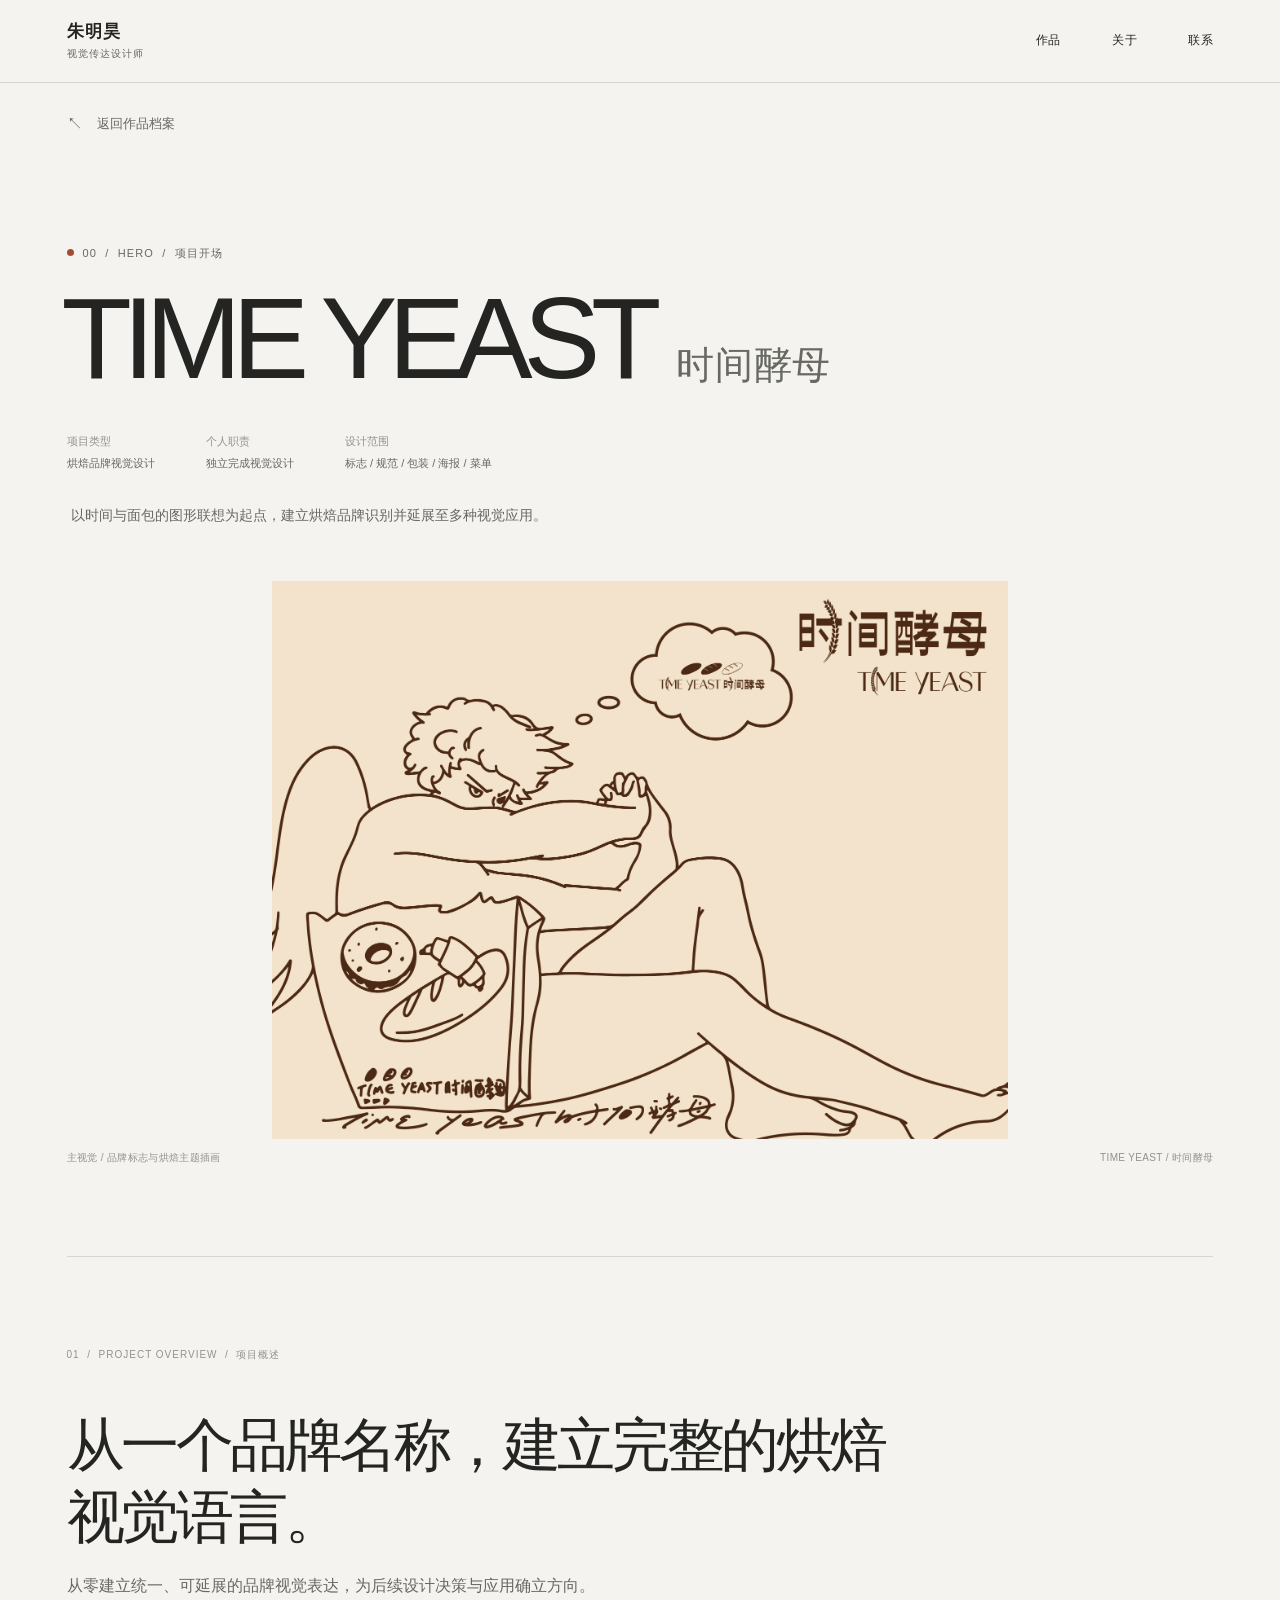
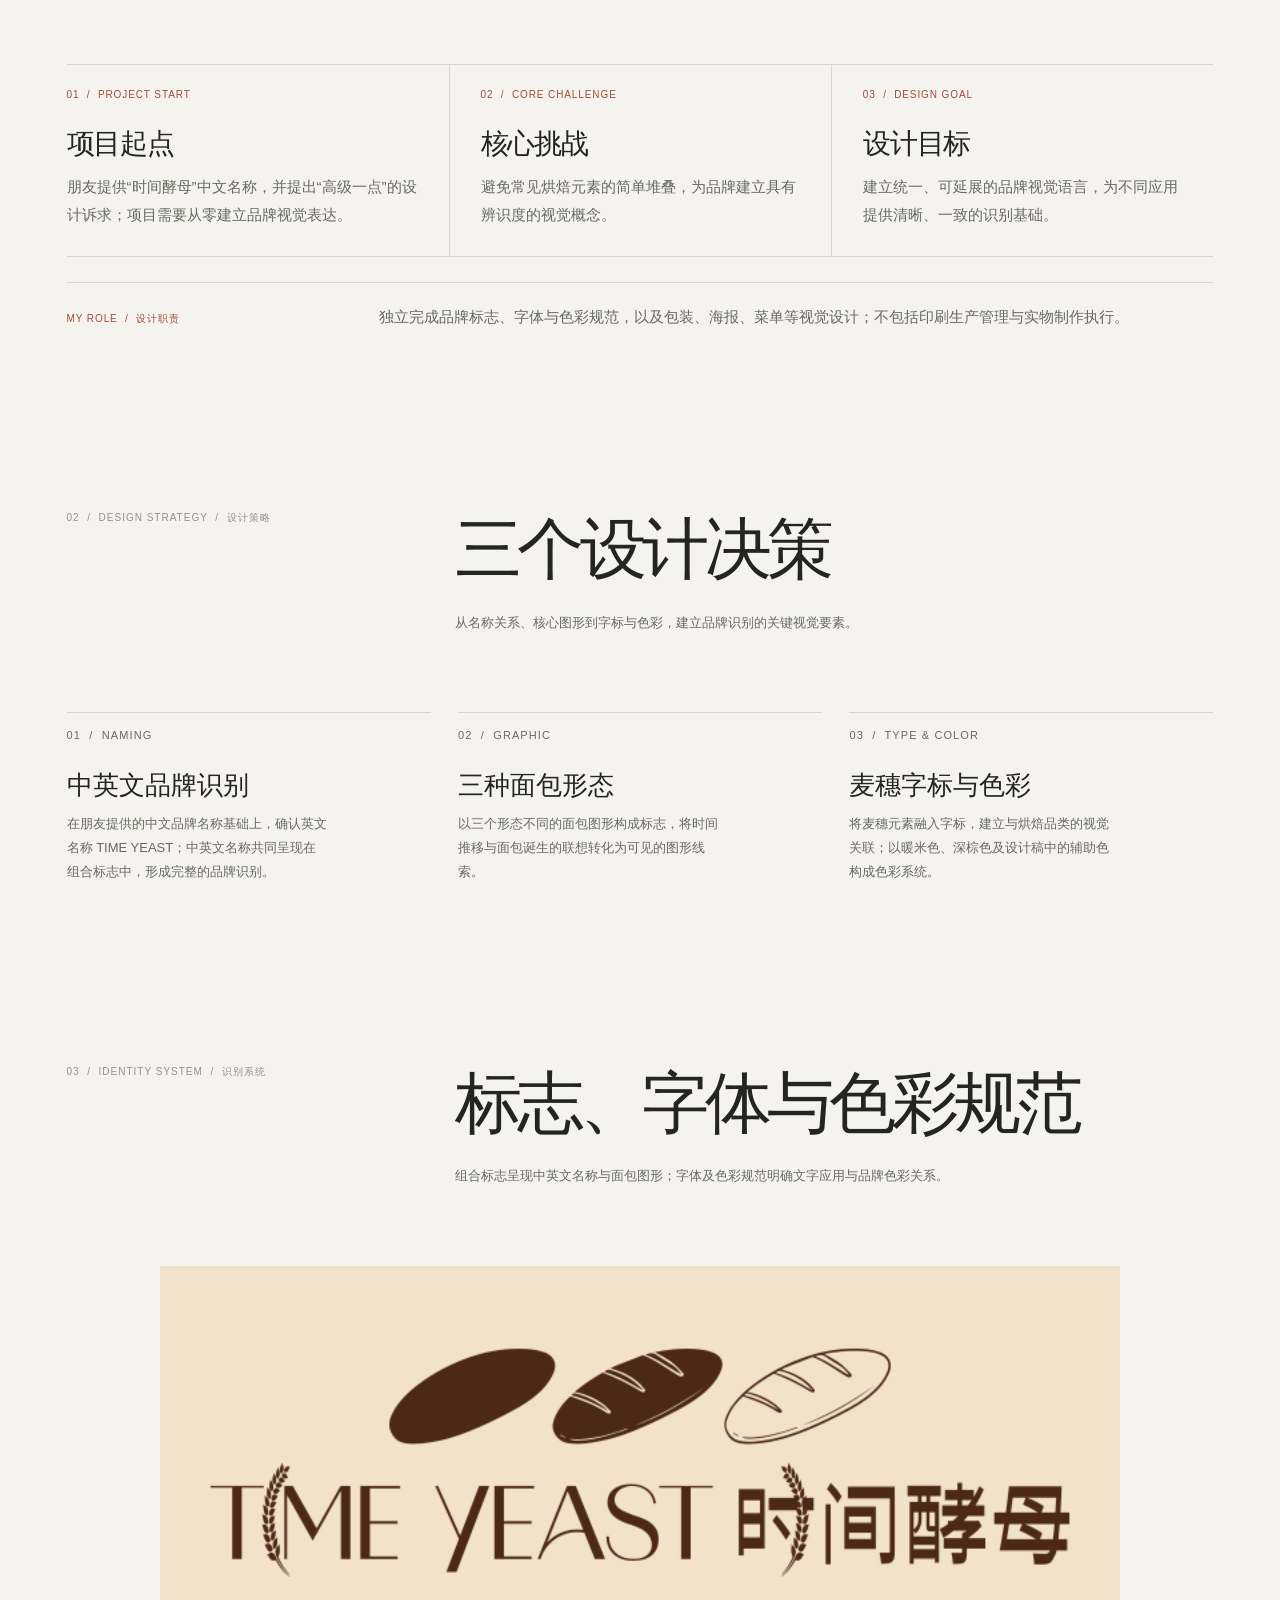
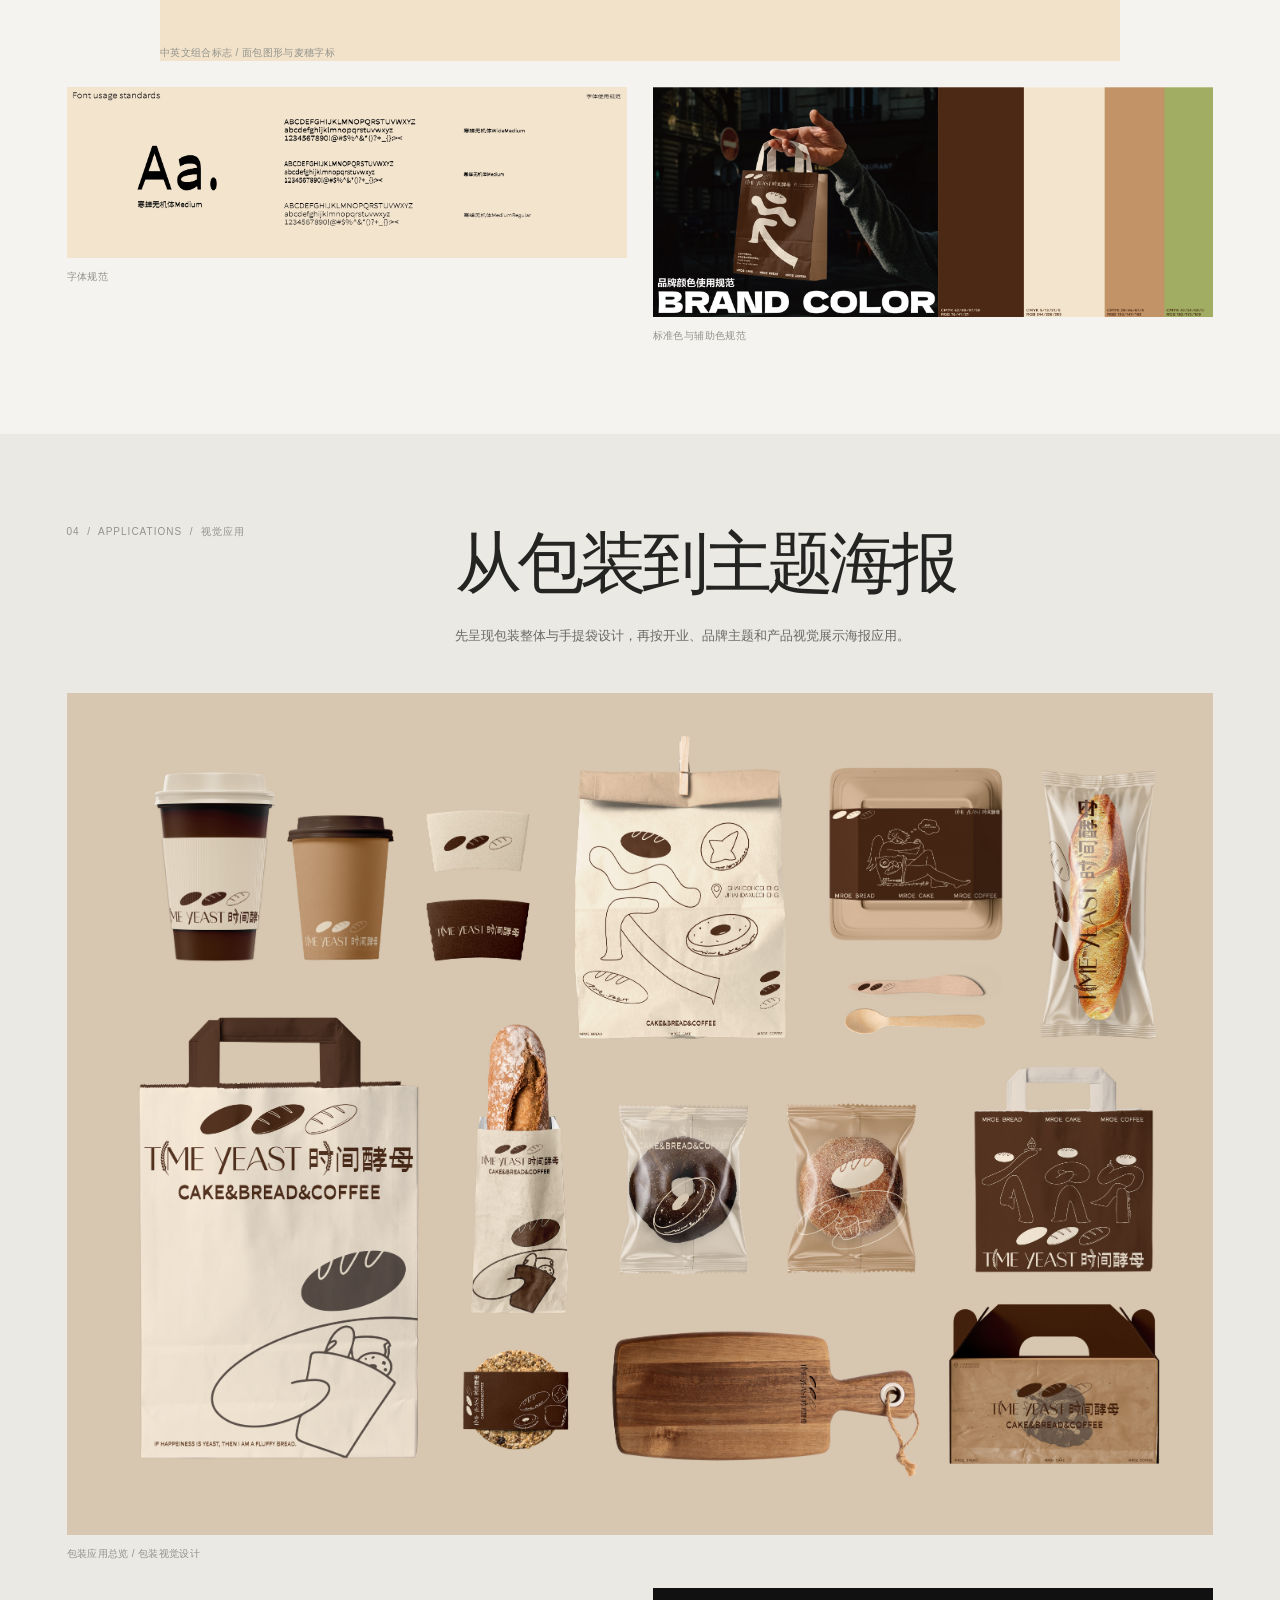
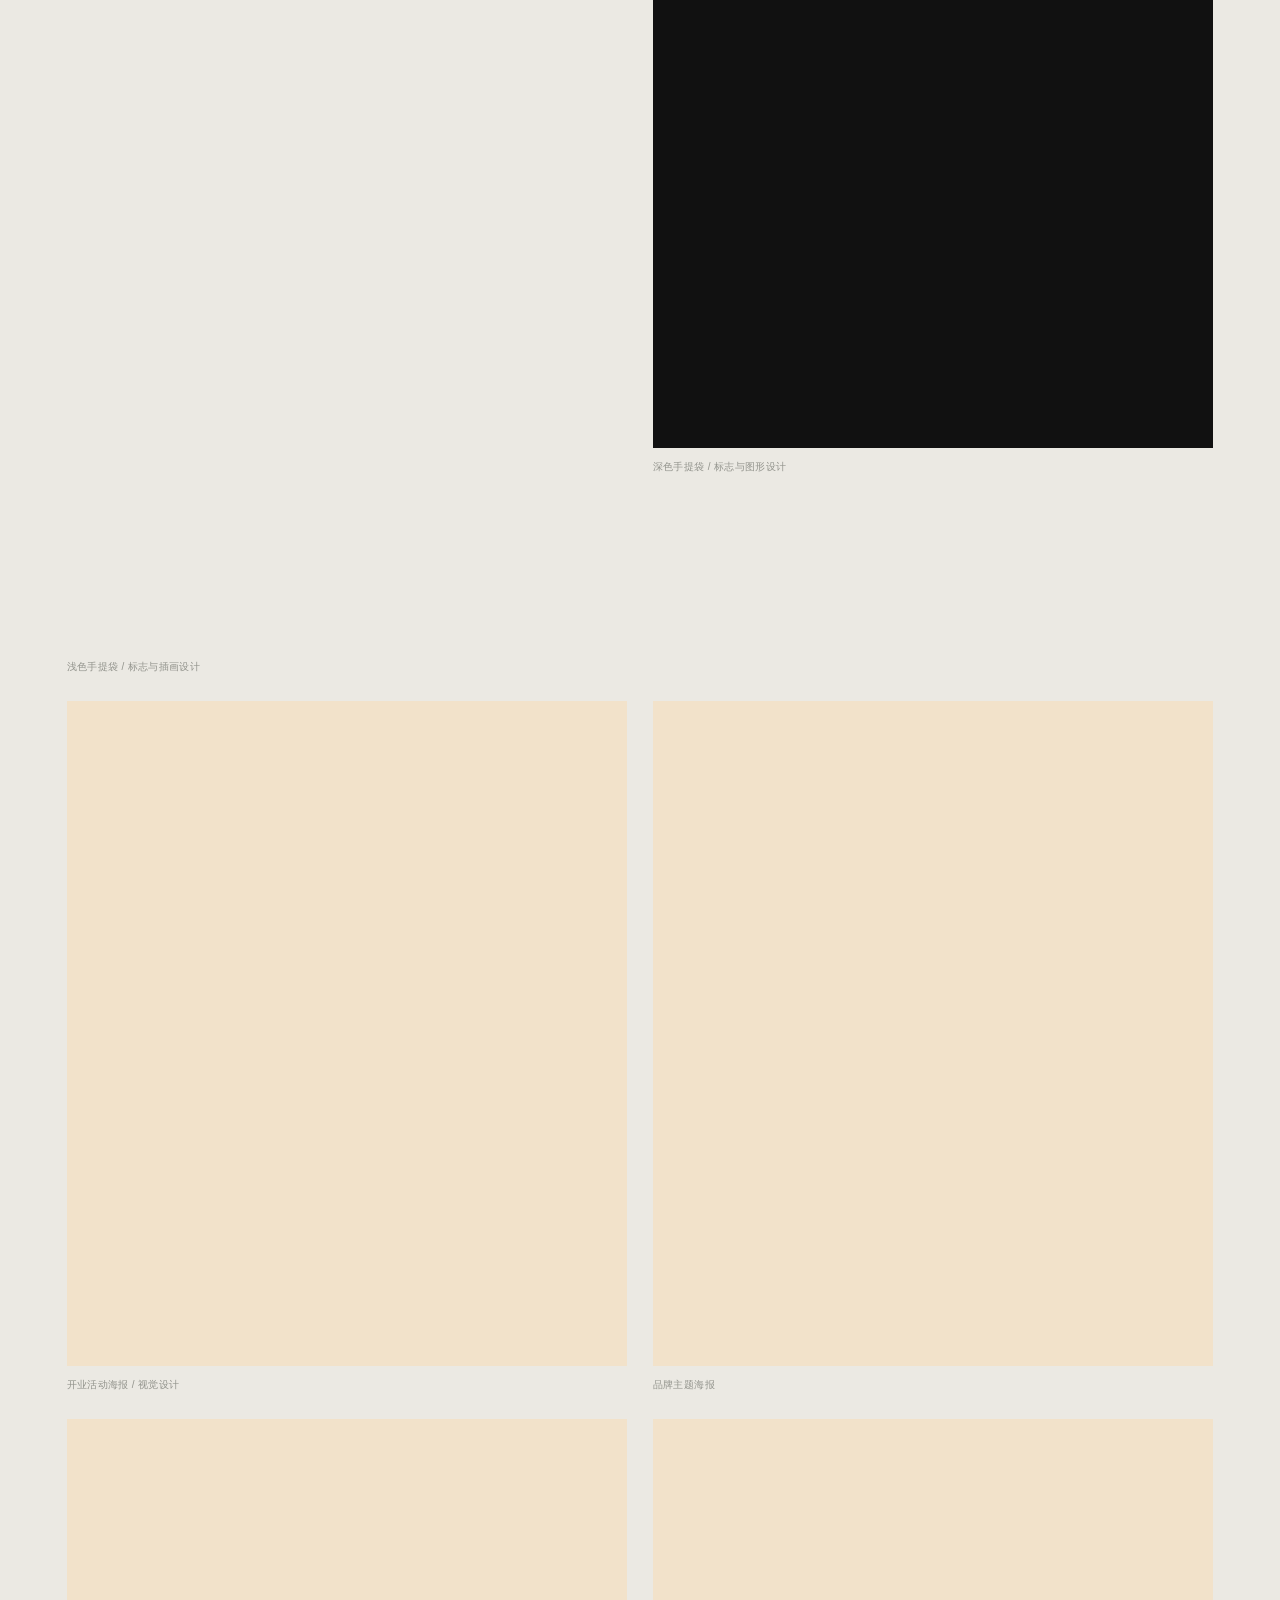
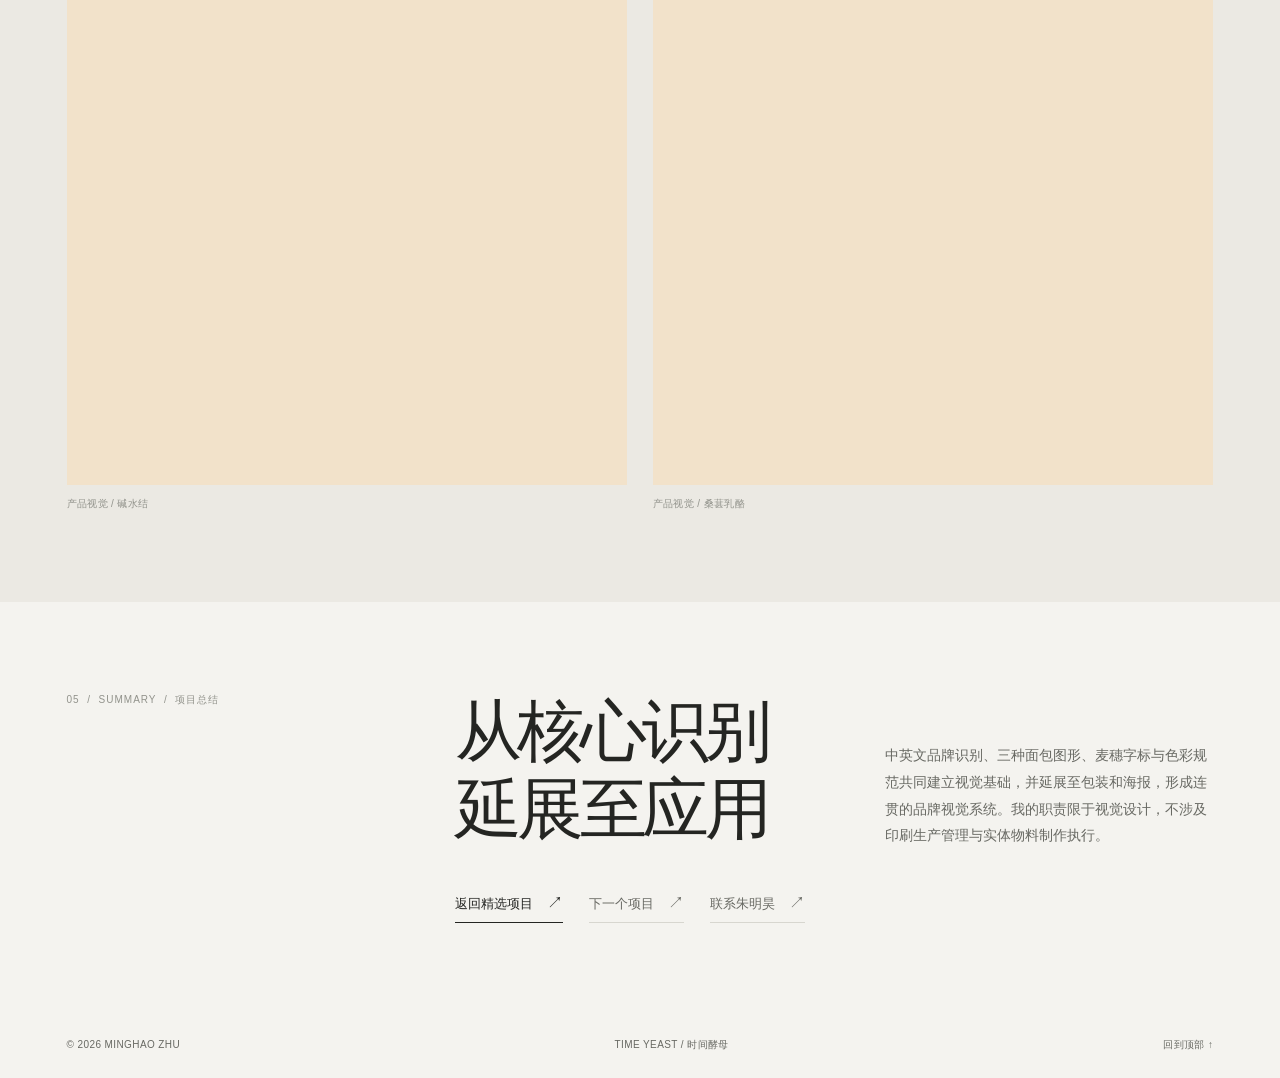
<file: time-yeast.html>
<!doctype html>
<html lang="zh-CN">
  <head>
    <meta charset="utf-8">
    <meta name="viewport" content="width=device-width, initial-scale=1">
    <meta name="theme-color" content="#f4f3ef">
    <meta name="description" content="朱明昊的 TIME YEAST / 时间酵母品牌视觉设计案例。">
    <title>TIME YEAST / 时间酵母 — 朱明昊</title>
    <link rel="stylesheet" href="style.css">
    <script src="script.js" defer></script>
  </head>
  <body class="case-page">
    <a class="skip-link" href="#main">跳转到主要内容</a>

    <header class="site-header">
      <div class="header-inner page-shell">
        <a class="wordmark" href="index.html" aria-label="朱明昊，返回作品集首页">
          <span class="wordmark-name">朱明昊</span>
          <span class="wordmark-caption">视觉传达设计师</span>
        </a>
        <button class="menu-toggle" type="button" aria-expanded="false" aria-controls="primary-nav">
          <span class="menu-toggle-label">菜单</span>
          <span class="menu-toggle-icon" aria-hidden="true"><i></i><i></i></span>
        </button>
        <nav class="primary-nav" id="primary-nav" aria-label="主导航">
          <a href="index.html#work">作品 <span class="nav-index">01</span></a>
          <a href="index.html#about">关于 <span class="nav-index">02</span></a>
          <a href="index.html#contact">联系 <span class="nav-index">03</span></a>
        </nav>
        <span class="header-edition">PROJECT&nbsp; / &nbsp;01</span>
      </div>
    </header>

    <main id="main" class="case-main">
      <section class="case-intro page-shell" aria-labelledby="case-title">
        <a class="case-back text-link" href="index.html#work"><span aria-hidden="true">↖</span> 返回作品档案</a>
        <div class="case-heading">
          <div>
            <p class="eyebrow"><span class="eyebrow-mark"></span>00&nbsp; / &nbsp;HERO&nbsp; / &nbsp;项目开场</p>
            <h1 id="case-title">TIME YEAST<span class="case-title-cn">时间酵母</span></h1>
          </div>
          <dl class="case-meta">
            <div><dt>项目类型</dt><dd>烘焙品牌视觉设计</dd></div>
            <div><dt>个人职责</dt><dd>独立完成视觉设计</dd></div>
            <div><dt>设计范围</dt><dd>标志 / 规范 / 包装 / 海报 / 菜单</dd></div>
          </dl>
        </div>
        <p class="case-deck">以时间与面包的图形联想为起点，建立烘焙品牌识别并延展至多种视觉应用。</p>
      </section>

      <figure class="case-hero page-shell">
        <img src="assets/TIME YEAST/TIME%20%20YEAST%20%E6%97%B6%E9%97%B4%E9%85%B5%E6%AF%8D%E4%B8%BB%E8%A7%86%E8%A7%89HERO.jpg" alt="TIME YEAST 时间酵母主视觉，呈现中英文标志与烘焙主题插画" width="3608" height="2738" fetchpriority="high" decoding="async">
        <figcaption><span>主视觉 / 品牌标志与烘焙主题插画</span><span>TIME YEAST / 时间酵母</span></figcaption>
      </figure>

      <section class="case-overview page-shell" aria-labelledby="overview-title">
        <p class="eyebrow case-section-index">01&nbsp; / &nbsp;PROJECT OVERVIEW&nbsp; / &nbsp;项目概述</p>
        <div class="case-overview-heading">
          <h2 id="overview-title">从一个品牌名称，建立完整的烘焙视觉语言。</h2>
          <p>从零建立统一、可延展的品牌视觉表达，为后续设计决策与应用确立方向。</p>
        </div>
        <div class="case-overview-decisions">
          <article class="case-overview-decision">
            <p class="eyebrow">01&nbsp; / &nbsp;PROJECT START</p>
            <h3>项目起点</h3>
            <p>朋友提供“时间酵母”中文名称，并提出“高级一点”的设计诉求；项目需要从零建立品牌视觉表达。</p>
          </article>
          <article class="case-overview-decision">
            <p class="eyebrow">02&nbsp; / &nbsp;CORE CHALLENGE</p>
            <h3>核心挑战</h3>
            <p>避免常见烘焙元素的简单堆叠，为品牌建立具有辨识度的视觉概念。</p>
          </article>
          <article class="case-overview-decision">
            <p class="eyebrow">03&nbsp; / &nbsp;DESIGN GOAL</p>
            <h3>设计目标</h3>
            <p>建立统一、可延展的品牌视觉语言，为不同应用提供清晰、一致的识别基础。</p>
          </article>
        </div>
        <div class="case-overview-role">
          <p class="eyebrow">MY ROLE&nbsp; / &nbsp;设计职责</p>
          <p>独立完成品牌标志、字体与色彩规范，以及包装、海报、菜单等视觉设计；不包括印刷生产管理与实物制作执行。</p>
        </div>
      </section>

      <section class="case-section page-shell case-approach" aria-labelledby="strategy-title">
        <div class="case-section-heading">
          <p class="eyebrow case-section-index">02&nbsp; / &nbsp;DESIGN STRATEGY&nbsp; / &nbsp;设计策略</p>
          <h2 id="strategy-title">三个设计决策</h2>
          <p>从名称关系、核心图形到字标与色彩，建立品牌识别的关键视觉要素。</p>
        </div>
        <div class="case-strategy-grid">
          <article class="case-strategy-item">
            <p class="eyebrow">01&nbsp; / &nbsp;NAMING</p>
            <h3>中英文品牌识别</h3>
            <p>在朋友提供的中文品牌名称基础上，确认英文名称 TIME YEAST；中英文名称共同呈现在组合标志中，形成完整的品牌识别。</p>
          </article>
          <article class="case-strategy-item">
            <p class="eyebrow">02&nbsp; / &nbsp;GRAPHIC</p>
            <h3>三种面包形态</h3>
            <p>以三个形态不同的面包图形构成标志，将时间推移与面包诞生的联想转化为可见的图形线索。</p>
          </article>
          <article class="case-strategy-item">
            <p class="eyebrow">03&nbsp; / &nbsp;TYPE &amp; COLOR</p>
            <h3>麦穗字标与色彩</h3>
            <p>将麦穗元素融入字标，建立与烘焙品类的视觉关联；以暖米色、深棕色及设计稿中的辅助色构成色彩系统。</p>
          </article>
        </div>
      </section>

      <section class="case-section page-shell" aria-labelledby="identity-title">
        <div class="case-section-heading">
          <p class="eyebrow case-section-index">03&nbsp; / &nbsp;IDENTITY SYSTEM&nbsp; / &nbsp;识别系统</p>
          <h2 id="identity-title">标志、字体与色彩规范</h2>
          <p>组合标志呈现中英文名称与面包图形；字体及色彩规范明确文字应用与品牌色彩关系。</p>
        </div>
        <figure class="case-image case-image-logo">
          <img src="assets/TIME%20YEAST/logo%E6%95%B4%E4%BD%93.png" alt="TIME YEAST 时间酵母中英文组合标志，包含三个形态不同的面包图形与融入麦穗元素的字标" width="720" height="276" loading="lazy" decoding="async">
          <figcaption>中英文组合标志 / 面包图形与麦穗字标</figcaption>
        </figure>
        <div class="case-spec-grid">
          <figure class="case-image case-spec-image">
            <img src="assets/TIME YEAST/TIME%20%20YEAST%20%E6%97%B6%E9%97%B4%E9%85%B5%E6%AF%8D%20%E5%AD%97%E4%BD%93%E8%A7%84%E8%8C%83.png" alt="TIME YEAST 时间酵母字体规范图，展示中英文字体应用" width="3508" height="1070" loading="lazy" decoding="async">
            <figcaption>字体规范</figcaption>
          </figure>
          <figure class="case-image case-spec-image">
            <img src="assets/TIME YEAST/TIME%20%20YEAST%20%E6%97%B6%E9%97%B4%E9%85%B5%E6%AF%8D%20%E6%A0%87%E5%87%86%E8%89%B2.png" alt="TIME YEAST 时间酵母标准色规范图，展示暖米、深棕及辅助色" width="3508" height="1441" loading="lazy" decoding="async">
            <figcaption>标准色与辅助色规范</figcaption>
          </figure>
        </div>
      </section>

      <section class="case-section case-section-tint" aria-labelledby="applications-title">
        <div class="page-shell">
          <div class="case-section-heading case-section-heading-wide">
            <p class="eyebrow case-section-index">04&nbsp; / &nbsp;APPLICATIONS&nbsp; / &nbsp;视觉应用</p>
            <h2 id="applications-title">从包装到主题海报</h2>
            <p>先呈现包装整体与手提袋设计，再按开业、品牌主题和产品视觉展示海报应用。</p>
          </div>
          <figure class="case-image case-image-wide">
            <img src="assets/TIME YEAST/%E5%8C%85%E8%A3%9D.jpg" alt="TIME YEAST 包装视觉设计总览，包含杯具、纸袋、食品包装与餐具等应用" width="5746" height="4219" loading="lazy" decoding="async">
            <figcaption>包装应用总览 / 包装视觉设计</figcaption>
          </figure>
          <div class="case-image-pair">
            <figure class="case-image">
              <img src="assets/TIME YEAST/%E6%89%8B%E6%8F%90%E8%A2%8B2.jpg" alt="TIME YEAST 浅色手提袋设计视觉，呈现中英文标志与人物插画" width="3004" height="3534" loading="lazy" decoding="async">
              <figcaption>浅色手提袋 / 标志与插画设计</figcaption>
            </figure>
            <figure class="case-image case-image-pair-offset">
              <img src="assets/TIME YEAST/%E6%89%8B%E6%8F%90%E8%A2%8B.jpg" alt="TIME YEAST 深色手提袋设计视觉，呈现标志与人物插画" width="3232" height="2652" loading="lazy" decoding="async">
              <figcaption>深色手提袋 / 标志与图形设计</figcaption>
            </figure>
          </div>
          <div class="case-poster-grid">
            <figure class="case-image">
              <img src="assets/TIME YEAST/TY%E5%BC%80%E4%B8%9A%E6%B4%BB%E5%8A%A8%E6%B5%B7%E6%8A%A55_%E7%94%BB%E6%9D%BF%201.jpg" alt="TIME YEAST 开业活动海报设计，展示品牌标志、活动日期与烘焙产品图形" width="2480" height="3508" loading="lazy" decoding="async">
              <figcaption>开业活动海报 / 视觉设计</figcaption>
            </figure>
            <figure class="case-image">
              <img src="assets/TIME YEAST/%E5%93%81%E7%89%8C%E6%B5%B7%E6%8A%A5.jpg" alt="TIME YEAST 品牌主题海报，以烘焙产品与主题文字构成画面" width="2905" height="3512" loading="lazy" decoding="async">
              <figcaption>品牌主题海报</figcaption>
            </figure>
            <figure class="case-image">
              <img src="assets/TIME YEAST/%E4%BA%A7%E5%93%81%E6%B5%B7%E6%8A%A5-%E7%A2%B1%E6%B0%B4%E7%BB%93.jpg" alt="TIME YEAST 碱水结产品主题海报" width="1672" height="2508" loading="lazy" decoding="async">
              <figcaption>产品视觉 / 碱水结</figcaption>
            </figure>
            <figure class="case-image">
              <img src="assets/TIME YEAST/%E4%BA%A7%E5%93%81%E6%B5%B7%E6%8A%A5-%E6%A1%91%E8%91%9A%E4%B9%B3%E9%85%AA.jpg" alt="TIME YEAST 桑葚乳酪产品主题海报" width="1672" height="2508" loading="lazy" decoding="async">
              <figcaption>产品视觉 / 桑葚乳酪</figcaption>
            </figure>
          </div>
        </div>
      </section>

      <section class="case-summary page-shell" aria-labelledby="summary-title">
        <p class="eyebrow case-section-index">05&nbsp; / &nbsp;SUMMARY&nbsp; / &nbsp;项目总结</p>
        <div class="case-summary-content">
          <h2 id="summary-title">从核心识别<br>延展至应用</h2>
          <p>中英文品牌识别、三种面包图形、麦穗字标与色彩规范共同建立视觉基础，并延展至包装和海报，形成连贯的品牌视觉系统。我的职责限于视觉设计，不涉及印刷生产管理与实体物料制作执行。</p>
        </div>
        <div class="case-next-links">
          <a class="text-link" href="index.html#work">返回精选项目 <span aria-hidden="true">↗</span></a>
          <a class="text-link text-link-muted" href="25frame-coffee.html">下一个项目 <span aria-hidden="true">↗</span></a>
          <a class="text-link text-link-muted" href="index.html#contact">联系朱明昊 <span aria-hidden="true">↗</span></a>
        </div>
      </section>
    </main>

    <footer class="site-footer page-shell">
      <span>© <span id="current-year">2026</span> MINGHAO ZHU</span>
      <span>TIME YEAST / 时间酵母</span>
      <a href="#main">回到顶部 ↑</a>
    </footer>
  </body>
</html>
</file>
<file: style.css>
@charset "UTF-8";

:root {
  color-scheme: light;
  --paper: #f4f3ef;
  --paper-deep: #ebe9e3;
  --ink: #242522;
  --ink-soft: #686963;
  --ink-faint: #92938c;
  --line: #d7d6cf;
  --accent: #a14d36;
  --page-max: 1440px;
  --content-max: 1280px;
  --gutter: clamp(24px, 5.2vw, 80px);
  --grid-gap: clamp(20px, 2.15vw, 32px);
  --space-section: clamp(88px, 11vw, 156px);
  --font-sans: "Helvetica Neue", Helvetica, "Arial", "Noto Sans CJK SC", "PingFang SC", "Microsoft YaHei", sans-serif;
  --font-serif: "Iowan Old Style", "Baskerville", "Times New Roman", "Noto Serif CJK SC", serif;
}

*,
*::before,
*::after {
  box-sizing: border-box;
}

html {
  scroll-behavior: smooth;
  scroll-padding-top: 92px;
}

body {
  margin: 0;
  background: var(--paper);
  color: var(--ink);
  font-family: var(--font-sans);
  font-size: 16px;
  line-height: 1.65;
  -webkit-font-smoothing: antialiased;
  text-rendering: optimizeLegibility;
}

::selection {
  color: var(--paper);
  background: var(--ink);
}

a {
  color: inherit;
  text-decoration: none;
}

a:focus-visible,
button:focus-visible {
  outline: 2px solid var(--accent);
  outline-offset: 5px;
}

.page-shell {
  width: min(100% - (var(--gutter) * 2), var(--page-max));
  margin-inline: auto;
}

.skip-link {
  position: fixed;
  z-index: 20;
  top: 12px;
  left: 12px;
  padding: 10px 14px;
  transform: translateY(-160%);
  background: var(--ink);
  color: var(--paper);
}

.skip-link:focus {
  transform: translateY(0);
}

.site-header {
  position: relative;
  z-index: 10;
  border-bottom: 1px solid var(--line);
}

.header-inner {
  min-height: 82px;
  display: grid;
  grid-template-columns: 1fr auto 1fr;
  align-items: center;
}

.wordmark {
  width: fit-content;
  display: flex;
  flex-direction: column;
  line-height: 1.2;
}

.wordmark-name {
  font-size: 17px;
  font-weight: 600;
  letter-spacing: .08em;
}

.wordmark-caption {
  margin-top: 5px;
  color: var(--ink-soft);
  font-size: 10px;
  letter-spacing: .11em;
}

.primary-nav {
  display: flex;
  align-items: center;
  gap: clamp(28px, 4vw, 58px);
}

.primary-nav a,
.header-edition {
  font-size: 12px;
  letter-spacing: .045em;
}

.primary-nav a {
  transition: color 180ms ease;
}

.primary-nav a:hover,
.contact-bottom a:hover,
.site-footer a:hover {
  color: var(--accent);
}

.nav-index {
  margin-left: 3px;
  color: var(--ink-faint);
  font-family: var(--font-serif);
  font-size: 10px;
}

.header-edition {
  justify-self: end;
  color: var(--ink-faint);
  font-family: var(--font-serif);
  font-size: 10px;
  letter-spacing: .12em;
}

.menu-toggle {
  display: none;
}

.hero {
  min-height: min(720px, 76vw);
  min-height: clamp(540px, 66vw, 760px);
  position: relative;
  display: grid;
  grid-template-columns: minmax(0, 1.25fr) minmax(270px, .75fr);
  align-items: center;
  column-gap: clamp(34px, 7vw, 100px);
  padding-block: 96px 130px;
}

.hero-copy {
  position: relative;
  z-index: 1;
  max-width: 830px;
  padding-bottom: 16px;
}

.eyebrow {
  margin: 0;
  color: var(--ink-soft);
  font-size: 11px;
  font-weight: 500;
  letter-spacing: .1em;
  line-height: 1.5;
  text-transform: uppercase;
}

.eyebrow-mark {
  width: 7px;
  height: 7px;
  display: inline-block;
  margin: 0 9px 1px 0;
  border-radius: 50%;
  background: var(--accent);
}

.hero h1 {
  margin: 28px 0 0 -7px;
  font-size: clamp(76px, 11.7vw, 164px);
  font-weight: 500;
  letter-spacing: -.085em;
  line-height: .96;
}

.hero-title-period {
  color: var(--accent);
  font-family: var(--font-serif);
  font-weight: 400;
}

.hero-role {
  margin: 27px 0 0 4px;
  font-size: clamp(14px, 1.35vw, 18px);
  letter-spacing: .035em;
}

.hero-role span {
  padding-inline: 5px;
  color: var(--ink-faint);
}

.hero-intro {
  max-width: 480px;
  margin: 15px 0 0 4px;
  color: var(--ink-soft);
  font-size: 15px;
}

.hero-actions {
  display: flex;
  gap: 30px;
  margin: 38px 0 0 4px;
}

.text-link {
  width: fit-content;
  display: inline-flex;
  align-items: center;
  gap: 14px;
  padding-bottom: 5px;
  border-bottom: 1px solid var(--ink);
  font-size: 13px;
  transition: color 180ms ease, border-color 180ms ease;
}

.text-link span {
  font-size: 16px;
  transition: transform 180ms ease;
}

.text-link:hover {
  border-color: var(--accent);
  color: var(--accent);
}

.text-link:hover span {
  transform: translate(2px, 2px);
}

.text-link-muted {
  border-color: var(--line);
  color: var(--ink-soft);
}

.hero-visual {
  position: relative;
  width: 100%;
  aspect-ratio: 3608 / 2738;
  display: grid;
  place-items: center;
  overflow: hidden;
  border: 1px solid var(--line);
  background-color: var(--paper-deep);
}

.hero-image,
.project-image {
  width: 100%;
  height: 100%;
  display: block;
  object-fit: contain;
}

.hero-image {
  object-position: center;
}

.project-image {
  position: absolute;
  inset: 0;
  object-position: center;
}

.project-picture {
  position: absolute;
  inset: 0;
  display: block;
}

.project-picture .project-image {
  position: static;
}

.hero-index {
  position: absolute;
  right: 0;
  bottom: 42px;
  display: flex;
  align-items: center;
  gap: 14px;
  color: var(--ink-soft);
  font-size: 10px;
  letter-spacing: .08em;
}

.hero-index-line {
  width: 46px;
  height: 1px;
  background: var(--ink-soft);
  transition: width 180ms ease;
}

.hero-index:hover .hero-index-line {
  width: 66px;
}

.work-section {
  max-width: var(--content-max);
  padding-block: 34px var(--space-section);
  scroll-margin-top: 36px;
}

.section-heading {
  display: flex;
  justify-content: space-between;
  align-items: end;
  padding-bottom: 28px;
  border-bottom: 1px solid var(--line);
}

.section-kicker span,
.about-label .eyebrow span,
.contact-topline .eyebrow span {
  color: var(--ink-faint);
  font-family: var(--font-sans);
  letter-spacing: .03em;
  text-transform: none;
}

.section-heading h2 {
  margin: 17px 0 0;
  font-size: clamp(36px, 4.2vw, 58px);
  font-weight: 500;
  letter-spacing: -.065em;
  line-height: 1.1;
}

.heading-count {
  display: inline-block;
  margin-left: 14px;
  color: var(--ink-faint);
  font-family: var(--font-serif);
  font-size: 14px;
  font-weight: 400;
  letter-spacing: 0;
  vertical-align: top;
}

.section-note {
  margin: 0 0 3px;
  color: var(--ink-soft);
  font-size: 12px;
  line-height: 1.8;
  text-align: right;
}

.project-list {
  padding-top: clamp(34px, 5vw, 68px);
}

.project-card {
  min-width: 0;
}

.project-media {
  position: relative;
  display: grid;
  place-items: center;
  overflow: hidden;
  border: 1px solid var(--line);
  background-color: var(--paper-deep);
  color: var(--ink-soft);
}

.media-landscape {
  aspect-ratio: 1.78 / 1;
}

.media-portrait {
  aspect-ratio: 1.12 / 1;
}

.media-square {
  aspect-ratio: 1.28 / 1;
}

.project-card-featured .media-time-yeast {
  aspect-ratio: 5746 / 4219;
}

.media-coffee {
  aspect-ratio: 3508 / 2480;
}

.media-oblique {
  aspect-ratio: 3508 / 4961;
}

.project-caption {
  display: grid;
  grid-template-columns: minmax(180px, 1fr) minmax(300px, 1.35fr) auto;
  align-items: end;
  gap: 26px;
  padding-top: 19px;
}

.project-number {
  color: var(--ink-faint);
  font-family: var(--font-serif);
  font-size: 11px;
  letter-spacing: .06em;
}

.project-title-group h3 {
  margin: 4px 0 0;
  font-size: clamp(21px, 2.4vw, 30px);
  font-weight: 500;
  letter-spacing: -.045em;
  line-height: 1.2;
}

.project-meta {
  display: flex;
  gap: clamp(18px, 3vw, 42px);
  margin: 0;
}

.project-meta div {
  display: grid;
  gap: 2px;
}

.project-meta dt,
.project-meta dd {
  margin: 0;
  font-size: 10px;
  line-height: 1.6;
}

.project-meta dt {
  color: var(--ink-faint);
}

.project-meta dd {
  color: var(--ink-soft);
}

.project-status {
  margin: 0 0 3px;
  color: var(--accent);
  font-size: 11px;
  white-space: nowrap;
}

.project-status span {
  padding-left: 6px;
}

.project-pair {
  display: grid;
  grid-template-columns: repeat(12, minmax(0, 1fr));
  align-items: start;
  column-gap: var(--grid-gap);
  row-gap: 76px;
  margin-top: clamp(88px, 12vw, 168px);
}

.project-pair .project-card:first-child {
  grid-column: 1 / span 6;
}

.project-pair .project-card:last-child {
  grid-column: 8 / span 5;
  margin-top: 120px;
}

.project-pair .project-caption {
  display: block;
  padding-top: 16px;
}

.project-pair .project-meta {
  gap: clamp(20px, 3vw, 42px);
  margin-top: 15px;
}

.work-footnote {
  margin: 70px 0 0;
  color: var(--ink-faint);
  font-size: 11px;
}

.footnote-mark {
  margin-right: 5px;
  color: var(--accent);
}

.about-section {
  padding-block: clamp(76px, 10vw, 138px);
  background: var(--paper-deep);
}

.about-inner {
  max-width: var(--content-max);
  display: grid;
  grid-template-columns: 1fr 2.1fr;
  gap: var(--grid-gap);
}

.about-label {
  display: flex;
  flex-direction: column;
  justify-content: space-between;
  align-items: flex-start;
}

.about-index,
.contact-index {
  color: var(--ink-faint);
  font-family: var(--font-serif);
  font-size: 11px;
  letter-spacing: .08em;
}

.about-content {
  display: grid;
  grid-template-columns: 1.2fr .8fr;
  align-items: end;
  gap: clamp(30px, 6vw, 82px);
}

.about-content h2,
.contact-content h2 {
  margin: 0;
  font-size: clamp(40px, 6vw, 78px);
  font-weight: 500;
  letter-spacing: -.075em;
  line-height: 1.18;
}

.about-content h2 em {
  color: var(--accent);
  font-family: var(--font-serif);
  font-weight: 400;
  letter-spacing: -.07em;
}

.about-detail {
  max-width: 340px;
  padding-bottom: 3px;
}

.about-detail p {
  margin: 0;
  color: var(--ink-soft);
  font-size: 13px;
  line-height: 1.9;
}

.about-detail .about-lead {
  margin-bottom: 15px;
  color: var(--ink);
  font-size: 15px;
  line-height: 1.75;
}

.about-detail .text-link {
  margin-top: 27px;
}

.contact-section {
  max-width: var(--content-max);
  padding-block: clamp(82px, 10vw, 140px) 48px;
}

.contact-topline {
  display: flex;
  justify-content: space-between;
  padding-bottom: 22px;
  border-bottom: 1px solid var(--line);
}

.contact-content {
  display: grid;
  grid-template-columns: 1.2fr .8fr;
  align-items: end;
  gap: var(--grid-gap);
  padding-block: 54px 84px;
}

.contact-content h2 {
  font-size: clamp(44px, 7vw, 92px);
  line-height: 1.08;
}

.contact-details {
  padding-bottom: 8px;
}

.contact-details p {
  margin: 0;
  font-size: 16px;
}

.contact-details span {
  display: block;
  margin-top: 6px;
  color: var(--ink-faint);
  font-size: 11px;
}

.contact-bottom,
.site-footer {
  display: flex;
  justify-content: space-between;
  gap: 20px;
  padding-top: 17px;
  border-top: 1px solid var(--line);
  color: var(--ink-soft);
  font-size: 10px;
  letter-spacing: .04em;
}

.site-footer {
  min-height: 66px;
  align-items: center;
  padding-top: 0;
  border-top: 0;
}

.site-footer a,
.contact-bottom a {
  transition: color 180ms ease;
}

/* TIME YEAST case study */
.project-card-link {
  display: block;
  color: inherit;
  text-decoration: none;
}

.project-card-link .project-media {
  transition: border-color 180ms ease;
}

.project-card-link:hover .project-media {
  border-color: var(--ink-soft);
}

.case-main {
  overflow: clip;
}

.case-page {
  --case-image-gap: clamp(16px, 2vw, 28px);
  --case-section-space: clamp(64px, 7vw, 104px);
}

.case-intro {
  max-width: var(--content-max);
  padding-block: 28px 54px;
}

.case-back {
  margin-bottom: clamp(60px, 8vw, 112px);
  border: 0;
  color: var(--ink-soft);
}

.case-back:hover {
  color: var(--accent);
}

.case-heading {
  display: flex;
  flex-wrap: wrap;
  justify-content: space-between;
  align-items: end;
  gap: 36px;
}

.case-heading h1 {
  display: flex;
  flex-wrap: wrap;
  align-items: baseline;
  gap: 12px 24px;
  margin: 20px 0 0 -5px;
  font-size: clamp(54px, 9vw, 116px);
  font-weight: 500;
  letter-spacing: -.08em;
  line-height: 1;
}

.case-title-cn {
  color: var(--ink-soft);
  font-size: clamp(22px, 3vw, 38px);
  font-weight: 400;
  letter-spacing: .02em;
}

.case-meta {
  display: flex;
  flex-wrap: wrap;
  gap: clamp(24px, 4vw, 60px);
  margin: 0 0 5px;
}

.case-meta div {
  min-width: 82px;
}

.case-meta dt,
.case-meta dd {
  margin: 0;
  font-size: 11px;
  line-height: 1.7;
}

.case-meta dt,
.case-muted {
  color: var(--ink-faint);
}

.case-meta dd {
  margin-top: 3px;
  color: var(--ink-soft);
}

.case-deck {
  max-width: 520px;
  margin: 26px 0 0 4px;
  color: var(--ink-soft);
  font-size: 14px;
}

.case-hero {
  max-width: var(--content-max);
  margin-top: 0;
  margin-bottom: var(--case-section-space);
}

.case-hero img,
.case-image img {
  width: 100%;
  height: auto;
  display: block;
}

.case-hero img {
  width: auto;
  max-width: 100%;
  max-height: min(74svh, 820px);
  margin-inline: auto;
  background: #f2e2ca;
  object-fit: contain;
}

.case-hero figcaption,
.case-image figcaption {
  display: flex;
  justify-content: space-between;
  gap: 16px;
  padding-top: 11px;
  color: var(--ink-faint);
  font-size: 10px;
  letter-spacing: .035em;
}

.case-overview,
.case-section,
.case-summary {
  max-width: var(--content-max);
  padding-block: var(--case-section-space);
}

.case-overview {
  display: block;
  border-top: 1px solid var(--line);
}

.case-section-index {
  color: var(--ink-faint);
  font-size: 10px;
  letter-spacing: .1em;
}

.case-overview > .case-section-index {
  margin-bottom: clamp(28px, 4vw, 48px);
}

.case-overview-heading {
  max-width: 900px;
  margin-bottom: clamp(40px, 5vw, 64px);
}

.case-overview-heading h2,
.case-section-heading h2,
.case-summary h2 {
  margin: 0;
  font-size: clamp(38px, 5.2vw, 68px);
  font-weight: 500;
  letter-spacing: -.07em;
  line-height: 1.18;
}

.case-overview-heading h2 {
  max-width: 850px;
  font-size: clamp(36px, 4.5vw, 58px);
  letter-spacing: -.06em;
  line-height: 1.25;
}

.case-overview-heading > p {
  max-width: 720px;
  margin: 18px 0 0;
  color: var(--ink-soft);
  font-size: 16px;
  line-height: 1.8;
}

.case-overview-decisions {
  display: grid;
  grid-template-columns: repeat(3, minmax(0, 1fr));
  border-top: 1px solid var(--line);
  border-bottom: 1px solid var(--line);
}

.case-overview-decision {
  min-width: 0;
  padding: 22px clamp(18px, 2.4vw, 34px) 28px 0;
}

.case-overview-decision + .case-overview-decision {
  padding-left: clamp(18px, 2.4vw, 34px);
  border-left: 1px solid var(--line);
}

.case-overview-decision > .eyebrow,
.case-overview-role > .eyebrow {
  color: var(--accent);
  font-size: 10px;
  letter-spacing: .09em;
}

.case-overview-decision h3 {
  margin: 24px 0 10px;
  font-size: clamp(22px, 2.2vw, 28px);
  font-weight: 500;
  letter-spacing: -.04em;
  line-height: 1.3;
}

.case-overview-decision > p:last-child,
.case-overview-role > p:last-child {
  margin: 0;
  color: var(--ink-soft);
  font-size: 15px;
  line-height: 1.85;
}

.case-overview-role {
  display: grid;
  grid-template-columns: minmax(150px, .35fr) 1fr;
  align-items: baseline;
  gap: 20px;
  margin-top: 25px;
  padding-top: 20px;
  border-top: 1px solid var(--line);
}

.case-section-heading > p:last-child,
.case-summary-content > p {
  margin: 0;
  color: var(--ink-soft);
  font-size: 14px;
  line-height: 1.9;
}

.case-strategy-grid {
  display: grid;
  grid-template-columns: repeat(3, minmax(0, 1fr));
  gap: var(--grid-gap);
}

.case-strategy-item {
  min-width: 0;
  padding-top: 14px;
  border-top: 1px solid var(--line);
}

.case-strategy-item h3 {
  margin: 24px 0 10px;
  font-size: clamp(20px, 2vw, 26px);
  font-weight: 500;
  line-height: 1.35;
}

.case-strategy-item p:last-child {
  max-width: 36ch;
  margin: 0;
  color: var(--ink-soft);
  font-size: 13px;
  line-height: 1.85;
}

.case-section-heading {
  display: grid;
  grid-template-columns: 1fr 2.1fr;
  align-items: end;
  gap: 20px var(--grid-gap);
  margin-bottom: clamp(42px, 6vw, 78px);
}

.case-section-heading .case-section-index {
  grid-column: 1;
  grid-row: 1 / span 2;
  align-self: start;
}

.case-section-heading h2,
.case-section-heading > p:last-child {
  grid-column: 2;
}

.case-section-heading > p:last-child {
  max-width: 540px;
  margin-top: 2px;
  font-size: 13px;
}

.case-image {
  min-width: 0;
  margin: 0;
}

.case-image img {
  height: auto;
}

.case-mark-panel {
  display: grid;
  align-content: center;
  gap: 0;
  padding: clamp(24px, 4vw, 48px);
  background: var(--paper-deep);
}

.case-mark-panel-dark {
  color: var(--paper);
  background: #111;
}

.case-mark-panel img {
  width: min(100%, 280px);
  margin-inline: auto;
}

.case-mark-panel-dark img {
  width: min(100%, 640px);
}

.case-image-logo {
  width: min(100%, 960px);
  margin: 0 auto var(--case-image-gap);
  background: #f2e2ca;
}

.case-spec-grid {
  display: grid;
  grid-template-columns: repeat(2, minmax(0, 1fr));
  align-items: start;
  gap: var(--case-image-gap);
}

.case-oblique-identity {
  grid-template-columns: minmax(0, 1fr);
  gap: clamp(28px, 4vw, 56px);
}

.case-oblique-identity img {
  width: 100%;
  height: auto;
}

.case-spec-image {
  align-self: start;
}

.case-image-mark {
  max-width: 55%;
  margin: clamp(54px, 8vw, 110px) auto 0;
}

.case-section-tint {
  max-width: none;
  background: var(--paper-deep);
}

.case-section-tint > .page-shell,
.case-section-product > .page-shell {
  max-width: var(--content-max);
}

.case-section-heading-wide {
  margin-bottom: 44px;
}

.case-image-wide {
  width: 100%;
}

.case-image-poster {
  width: 100%;
}

.case-image-pair,
.case-poster-grid,
.case-product-grid {
  display: grid;
  grid-template-columns: repeat(2, minmax(0, 1fr));
  align-items: start;
  gap: var(--case-image-gap);
  margin-top: var(--case-image-gap);
}

.case-image-pair figure,
.case-poster-grid figure,
.case-product-grid figure {
  min-width: 0;
}

.case-poster-grid .case-image {
  display: grid;
  grid-template-rows: clamp(460px, 52vw, 980px) auto;
  align-content: start;
}

.case-poster-grid .case-image img {
  width: 100%;
  height: 100%;
  object-fit: contain;
  object-position: center;
  background: #f2e2ca;
}

.case-image-pair-offset img {
  background: #111;
}

.case-poster-wide {
  margin-top: 0;
}

.case-poster-offset {
  grid-column: auto;
}

.case-section-product {
  max-width: none;
  background: #efeee9;
}

.case-product-grid {
  margin-top: 0;
}

.case-product-grid .case-store-image {
  grid-column: 1 / -1;
  width: min(100%, 700px);
  justify-self: center;
}

.case-store-image {
  width: 100%;
  margin: 0;
}

.case-summary {
  display: grid;
  grid-template-columns: 1fr 2.1fr;
  gap: var(--grid-gap);
}

.case-summary-content {
  display: grid;
  grid-template-columns: 1fr .9fr;
  align-items: end;
  gap: clamp(28px, 5vw, 68px);
}

.case-next-links {
  grid-column: 2;
  display: flex;
  flex-wrap: wrap;
  gap: 26px;
  margin-top: 14px;
}

@media (min-width: 1600px) {
  .page-shell {
    width: min(100% - 128px, var(--page-max));
  }
}

@media (max-width: 1100px) {
  :root {
    --gutter: 40px;
  }

  .hero {
    min-height: 610px;
    grid-template-columns: minmax(0, 1.15fr) minmax(230px, .85fr);
    column-gap: 34px;
  }

  .project-caption {
    grid-template-columns: 1fr;
    align-items: start;
    gap: 12px;
  }

  .project-meta {
    gap: 32px;
  }

  .about-inner {
    grid-template-columns: 1fr;
    gap: 44px;
  }

  .about-label {
    flex-direction: row;
  }
}

@media (max-width: 767px) {
  :root {
    --gutter: 20px;
    --grid-gap: 16px;
    --space-section: 100px;
  }

  html {
    scroll-padding-top: 72px;
  }

  .header-inner {
    min-height: 70px;
    grid-template-columns: 1fr auto;
  }

  .wordmark-name {
    font-size: 16px;
  }

  .wordmark-caption {
    font-size: 9px;
  }

  .header-edition {
    display: none;
  }

  .menu-toggle {
    display: inline-flex;
    align-items: center;
    gap: 10px;
    padding: 10px 0 10px 12px;
    border: 0;
    background: transparent;
    color: var(--ink);
    font: inherit;
    font-size: 12px;
    cursor: pointer;
  }

  .menu-toggle-icon {
    width: 18px;
    display: grid;
    gap: 5px;
  }

  .menu-toggle-icon i {
    height: 1px;
    display: block;
    background: currentColor;
    transition: transform 180ms ease;
  }

  .menu-toggle[aria-expanded="true"] .menu-toggle-icon i:first-child {
    transform: translateY(3px) rotate(45deg);
  }

  .menu-toggle[aria-expanded="true"] .menu-toggle-icon i:last-child {
    transform: translateY(-3px) rotate(-45deg);
  }

  .primary-nav {
    position: absolute;
    top: calc(100% + 1px);
    right: 0;
    left: 0;
    display: none;
    padding: 8px var(--gutter) 20px;
    border-bottom: 1px solid var(--line);
    background: var(--paper);
  }

  .primary-nav.is-open {
    display: grid;
    gap: 0;
  }

  .primary-nav a {
    display: flex;
    justify-content: space-between;
    padding-block: 13px;
    border-bottom: 1px solid var(--line);
  }

  .nav-index {
    margin-left: 0;
  }

  .hero {
    min-height: auto;
    grid-template-columns: 1fr;
    align-content: start;
    row-gap: 32px;
    padding-block: 72px 96px;
  }

  .hero-copy {
    padding-bottom: 0;
  }

  .eyebrow {
    font-size: 10px;
  }

  .hero h1 {
    margin: 25px 0 0 -4px;
    font-size: clamp(68px, 19vw, 112px);
    letter-spacing: -.08em;
  }

  .hero-role {
    margin-top: 22px;
    margin-left: 0;
    font-size: 13px;
  }

  .hero-role span {
    padding-inline: 2px;
  }

  .hero-intro {
    max-width: 310px;
    margin-left: 0;
    font-size: 14px;
  }

  .hero-actions {
    gap: 24px;
    margin: 30px 0 0;
  }

  .hero-visual {
    max-height: 310px;
    aspect-ratio: 3608 / 2738;
  }

  .hero-index {
    bottom: 28px;
  }

  .work-section {
    padding-top: 15px;
  }

  .section-heading {
    display: block;
    padding-bottom: 19px;
  }

  .section-heading h2 {
    margin-top: 14px;
    font-size: 38px;
  }

  .section-note {
    margin-top: 14px;
    font-size: 11px;
    text-align: left;
  }

  .project-list {
    padding-top: 26px;
  }

  .media-landscape {
    aspect-ratio: 1.18 / 1;
  }

  .project-card-featured .media-time-yeast {
    aspect-ratio: 2905 / 3512;
  }

  .media-coffee {
    aspect-ratio: 5000 / 4000;
  }

  .project-caption {
    gap: 10px;
    padding-top: 15px;
  }

  .project-title-group h3 {
    font-size: 24px;
  }

  .project-number {
    font-size: 10px;
  }

  .project-meta {
    flex-wrap: wrap;
    gap: 12px 27px;
  }

  .project-meta dt,
  .project-meta dd {
    font-size: 10px;
  }

  .project-status {
    position: static;
    margin: 0;
  }

  .project-pair {
    grid-template-columns: 1fr;
    row-gap: 58px;
    margin-top: 64px;
  }

  .project-pair .project-card:first-child,
  .project-pair .project-card:last-child {
    grid-column: auto;
    margin-top: 0;
  }

  .work-footnote {
    margin-top: 40px;
    font-size: 10px;
  }

  .about-section {
    padding-block: 64px 72px;
  }

  .about-inner {
    gap: 39px;
  }

  .about-label .eyebrow span,
  .contact-topline .eyebrow span {
    display: block;
    margin-top: 3px;
  }

  .about-content {
    grid-template-columns: 1fr;
    gap: 30px;
  }

  .about-content h2 {
    font-size: clamp(42px, 12vw, 62px);
  }

  .about-detail {
    max-width: 420px;
  }

  .about-detail .about-lead {
    font-size: 14px;
  }

  .contact-section {
    padding-block: 68px 32px;
  }

  .contact-topline {
    padding-bottom: 18px;
  }

  .contact-content {
    grid-template-columns: 1fr;
    gap: 30px;
    padding-block: 39px 54px;
  }

  .contact-content h2 {
    font-size: clamp(48px, 13vw, 68px);
  }

  .contact-details {
    padding: 0;
  }

  .contact-bottom,
  .site-footer {
    font-size: 9px;
  }

  .site-footer {
    min-height: 60px;
    gap: 10px;
  }

  .site-footer span:nth-child(2) {
    display: none;
  }
}

/* Hero art direction: identity on the left, TIME YEAST at full height on the right. */
.hero {
  width: 100%;
  max-width: none;
  min-height: calc(100svh - 83px);
  display: grid;
  grid-template-columns: minmax(0, 40%) minmax(0, 60%);
  align-items: center;
  gap: 0;
  margin: 0;
  padding: 0;
  overflow: hidden;
}

.hero-copy {
  z-index: 2;
  align-self: center;
  max-width: none;
  padding: 28px clamp(28px, 4vw, 64px) 42px max(var(--gutter), calc((100vw - var(--page-max)) / 2));
}

.hero-copy > .eyebrow {
  color: var(--ink-faint);
  font-size: 9px;
  letter-spacing: .14em;
}

.hero h1 {
  margin: 30px 0 0 -5px;
  font-size: clamp(68px, 7vw, 108px);
  font-weight: 500;
  letter-spacing: -.085em;
  line-height: .98;
  white-space: nowrap;
}

.hero-role {
  margin: 44px 0 0 3px;
  font-size: clamp(14px, 1.25vw, 17px);
  letter-spacing: .02em;
  white-space: nowrap;
}

.hero-role span {
  padding-inline: 5px;
  color: var(--ink-faint);
}

.hero-intro {
  margin: 20px 0 0 3px;
  color: var(--ink-faint);
  font-size: 8px;
  letter-spacing: .13em;
}

.hero-artwork {
  position: relative;
  display: block;
  min-width: 0;
  align-self: center;
  margin: 0;
  color: inherit;
}

.hero-artwork-visual {
  position: relative;
  display: block;
  width: 100%;
  aspect-ratio: 2 / 1;
  max-height: calc(100svh - 83px);
  overflow: hidden;
  isolation: isolate;
  background: var(--paper);
}

.hero-artwork-visual::before {
  position: absolute;
  z-index: 2;
  inset: 0 auto 0 0;
  width: min(34%, 330px);
  content: "";
  pointer-events: none;
  background: linear-gradient(90deg, var(--paper) 0%, rgba(244, 243, 239, .86) 30%, rgba(244, 243, 239, .42) 72%, rgba(244, 243, 239, 0) 100%);
}

.hero-image {
  position: absolute;
  inset: 0;
  display: block;
  width: 100%;
  height: 100%;
  object-fit: contain;
  object-position: center;
  mix-blend-mode: multiply;
}

.hero-image-blur {
  display: none;
}

.hero-artwork-caption {
  position: absolute;
  z-index: 3;
  right: clamp(20px, 3vw, 44px);
  bottom: 17px;
  left: clamp(20px, 3vw, 44px);
  display: flex;
  justify-content: space-between;
  gap: 16px;
  padding: 0;
  color: var(--ink-soft);
  font-size: 9px;
  letter-spacing: .12em;
}

@supports ((mask-image: linear-gradient(90deg, transparent, black)) or (-webkit-mask-image: linear-gradient(90deg, transparent, black))) {
  .hero-image-blur {
    display: block;
    filter: blur(12px);
    transform: scale(1.025);
  }

  .hero-image-crisp {
    -webkit-mask-image: linear-gradient(90deg, transparent 0%, transparent 12%, rgba(0, 0, 0, .12) 27%, #000 58%, #000 100%);
    mask-image: linear-gradient(90deg, transparent 0%, transparent 12%, rgba(0, 0, 0, .12) 27%, #000 58%, #000 100%);
  }
}

@media (max-width: 767px) {
  .hero {
    min-height: 0;
    display: flex;
    flex-direction: column;
    align-items: stretch;
    padding: 56px 0 0;
    overflow: hidden;
  }

  .hero-copy {
    align-self: stretch;
    padding: 0 var(--gutter) 35px;
  }

  .hero h1 {
    margin: 25px 0 0 -4px;
    font-size: clamp(70px, 18vw, 116px);
    letter-spacing: -.09em;
  }

  .hero-role {
    margin: 35px 0 0;
    font-size: 14px;
    white-space: normal;
  }

  .hero-intro {
    margin: 9px 0 0;
    font-size: 8px;
  }

  .hero-artwork {
    width: 100%;
    align-self: stretch;
  }

  .hero-artwork-visual {
    max-height: none;
  }

  .hero-image {
    object-position: center;
  }

  .hero-artwork-visual::before {
    width: 25%;
    background: linear-gradient(90deg, var(--paper) 0%, rgba(244, 243, 239, .6) 52%, rgba(244, 243, 239, 0) 100%);
  }

  .hero-artwork-caption {
    right: var(--gutter);
    bottom: 12px;
    left: var(--gutter);
    font-size: 8px;
  }

  @supports ((mask-image: linear-gradient(90deg, transparent, black)) or (-webkit-mask-image: linear-gradient(90deg, transparent, black))) {
    .hero-image-blur {
      filter: blur(5px);
      transform: scale(1.025);
    }

    .hero-image-crisp {
      -webkit-mask-image: linear-gradient(90deg, transparent 0%, rgba(0, 0, 0, .18) 16%, #000 42%, #000 100%);
      mask-image: linear-gradient(90deg, transparent 0%, rgba(0, 0, 0, .18) 16%, #000 42%, #000 100%);
    }
  }
}

@media (max-width: 380px) {
  :root {
    --gutter: 16px;
  }

  .hero h1 {
    font-size: 64px;
  }

  .project-meta {
    gap: 10px 20px;
  }

  .contact-bottom {
    font-size: 8px;
  }
}

@media (prefers-reduced-motion: reduce) {
  *,
  *::before,
  *::after {
    scroll-behavior: auto !important;
    transition-duration: .01ms !important;
    animation-duration: .01ms !important;
    animation-iteration-count: 1 !important;
  }
}

@media (max-width: 767px) {
  .case-intro {
    padding-block: 22px 38px;
  }

  .case-back {
    margin-bottom: 58px;
  }

  .case-heading {
    display: block;
  }

  .case-heading h1 {
    gap: 7px 13px;
    margin-top: 17px;
    font-size: clamp(43px, 12.5vw, 74px);
  }

  .case-title-cn {
    font-size: 22px;
  }

  .case-meta {
    gap: 34px;
    margin-top: 25px;
  }

  .case-deck {
    margin-top: 20px;
    font-size: 13px;
  }

  .case-hero {
    margin-bottom: var(--case-section-space);
  }

  .case-hero img {
    min-height: 220px;
    object-fit: contain;
  }

  .case-hero figcaption,
  .case-image figcaption {
    font-size: 9px;
  }

  .case-overview,
  .case-section,
  .case-summary {
    padding-block: var(--case-section-space);
  }

  .case-summary-content {
    grid-template-columns: 1fr;
    gap: 23px;
  }

  .case-strategy-grid {
    grid-template-columns: 1fr;
    gap: 27px;
  }

  .case-overview-heading h2,
  .case-section-heading h2,
  .case-summary h2 {
    font-size: clamp(38px, 10vw, 54px);
  }

  .case-section-heading > p:last-child,
  .case-summary-content > p {
    font-size: 13px;
  }

  .case-overview-heading h2 {
    font-size: clamp(34px, 9vw, 46px);
  }

  .case-overview-heading > p {
    font-size: 14px;
  }

  .case-overview-decisions {
    grid-template-columns: 1fr;
  }

  .case-overview-decision,
  .case-overview-decision + .case-overview-decision {
    padding: 20px 0 23px;
    border-left: 0;
  }

  .case-overview-decision + .case-overview-decision {
    border-top: 1px solid var(--line);
  }

  .case-overview-decision h3 {
    margin-top: 16px;
    font-size: 23px;
  }

  .case-overview-decision > p:last-child,
  .case-overview-role > p:last-child {
    font-size: 14px;
  }

  .case-overview-role {
    grid-template-columns: 1fr;
    gap: 9px;
    margin-top: 20px;
    padding-top: 16px;
  }

  .case-section-heading {
    grid-template-columns: 1fr;
    gap: 13px;
    margin-bottom: 34px;
  }

  .case-section-heading .case-section-index,
  .case-section-heading h2,
  .case-section-heading > p:last-child {
    grid-column: 1;
    grid-row: auto;
  }

  .case-section-heading > p:last-child {
    margin-top: 0;
  }

  .case-image-logo {
    margin-bottom: 48px;
  }

  .case-image-poster {
    width: 100%;
    margin: 0;
  }

  .case-spec-grid {
    grid-template-columns: 1fr;
    gap: var(--case-image-gap);
  }

  .case-image-mark {
    max-width: 86%;
    margin-top: 52px;
  }

  .case-section-heading-wide {
    margin-bottom: 31px;
  }

  .case-image-pair,
  .case-poster-grid,
  .case-product-grid {
    grid-template-columns: 1fr;
    gap: var(--case-image-gap);
    margin-top: var(--case-image-gap);
  }

  .case-poster-grid .case-image {
    grid-template-rows: auto auto;
  }

  .case-poster-grid .case-image img {
    height: auto;
  }

  .case-image-pair figure,
  .case-poster-grid figure,
  .case-product-grid figure,
  .case-poster-offset {
    grid-column: auto;
    margin-top: 0;
  }

  .case-store-image {
    grid-column: auto;
    width: 100%;
    margin: 0;
    justify-self: stretch;
  }

  .case-next-links {
    grid-column: 1;
    gap: 22px;
    margin-top: 0;
  }
}

@media (max-width: 380px) {
  .case-heading h1 {
    font-size: 41px;
  }

  .case-title-cn {
    font-size: 19px;
  }
}

/* Home: portfolio-first editorial layout */
.header-edition,
.nav-index {
  display: none;
}

.header-inner {
  grid-template-columns: 1fr auto;
}

.hero {
  min-height: auto;
  display: block;
  padding-block: clamp(76px, 9vw, 124px) 0;
}

.hero-copy {
  max-width: none;
  padding: 0;
}

.hero h1 {
  margin: 22px 0 0 -8px;
  font-size: clamp(104px, 17vw, 220px);
  letter-spacing: -.1em;
  line-height: .88;
}

.hero-title-period {
  display: none;
}

.hero-intro-row {
  display: flex;
  justify-content: space-between;
  align-items: baseline;
  gap: 32px;
  margin: 30px 0 42px 4px;
}

.hero-role {
  margin: 0;
  font-size: clamp(16px, 1.55vw, 20px);
  letter-spacing: .015em;
}

.hero-role span {
  padding-inline: 7px;
  color: var(--ink-faint);
}

.hero-intro {
  max-width: 420px;
  margin: 0;
  color: var(--ink-soft);
  font-size: 13px;
  text-align: right;
}

.hero-artwork {
  display: block;
  margin-inline: calc(var(--gutter) * -1);
  color: inherit;
}

.hero-image {
  width: 100%;
  height: auto;
  object-fit: contain;
  background: #f2e2ca;
}

.hero-artwork-caption {
  display: flex;
  justify-content: space-between;
  padding: 12px var(--gutter) 0;
  color: var(--ink-faint);
  font-size: 10px;
  letter-spacing: .08em;
}

.hero-artwork-caption {
  display: flex;
  justify-content: space-between;
  padding: 12px var(--gutter) 0;
  color: var(--ink-faint);
  font-size: 10px;
  letter-spacing: .08em;
}

.work-section {
  padding-top: clamp(80px, 9.5vw, 136px);
}

.section-heading {
  align-items: baseline;
  padding-bottom: 22px;
}

.section-heading h2 {
  margin-top: 14px;
  font-size: clamp(40px, 5.3vw, 70px);
}

.section-note {
  color: var(--ink-faint);
  font-size: 11px;
}

.section-kicker {
  letter-spacing: .16em;
}

.home-project-list {
  padding-top: clamp(38px, 5vw, 66px);
}

.home-project-time {
  display: grid;
  grid-template-columns: minmax(0, 1.72fr) minmax(220px, .68fr);
  align-items: center;
  column-gap: clamp(28px, 5vw, 72px);
}

.home-project-media {
  width: 100%;
  height: auto;
  aspect-ratio: auto;
  display: block;
  overflow: visible;
  border: 0;
  background: transparent;
}

.home-project-media .project-image {
  position: static;
  width: 100%;
  height: auto;
  object-fit: contain;
}

.home-project-time .home-project-media {
  aspect-ratio: 2400 / 1762;
}

.home-project-time .home-project-caption {
  display: flex;
  flex-direction: column;
  align-items: flex-start;
  gap: 0;
  padding-top: 0;
}

.home-project-time .project-title-group {
  display: block;
}

.home-project-time .project-number {
  display: block;
  margin-bottom: 14px;
}

.home-project-time .project-title-group h3 {
  font-size: clamp(28px, 3vw, 42px);
  line-height: 1.15;
}

.home-project-time .project-type {
  margin-top: 22px;
}

.project-deck {
  max-width: 34ch;
  margin: 10px 0 0;
  color: var(--ink-soft);
  font-size: 12px;
  line-height: 1.8;
}

.home-project-time .project-arrow {
  margin-top: 28px;
}

.project-card-link:hover .home-project-media {
  border: 0;
}

.project-card-link:focus-visible {
  outline-offset: 8px;
}

.home-project-caption {
  display: grid;
  grid-template-columns: minmax(0, 1fr) auto 24px;
  align-items: baseline;
  gap: 20px;
  padding-top: 18px;
}

.home-project-caption .project-title-group {
  display: flex;
  align-items: baseline;
  gap: 15px;
}

.home-project-caption .project-number {
  color: var(--ink-faint);
  font-size: 10px;
}

.home-project-caption .project-title-group h3 {
  margin: 0;
  font-size: clamp(22px, 2.6vw, 34px);
  letter-spacing: -.04em;
}

.project-title-cn {
  margin-left: 7px;
  color: var(--ink-soft);
  font-size: .58em;
  font-weight: 400;
  letter-spacing: .02em;
}

.project-type {
  color: var(--ink-soft);
  font-size: 11px;
}

.project-role {
  color: var(--ink-faint);
}

.project-arrow {
  justify-self: end;
  color: var(--ink-soft);
  transition: color 160ms ease, transform 160ms ease;
}

.project-card-link:hover .project-arrow {
  color: var(--accent);
  transform: translate(2px, -2px);
}

.home-project-pair {
  display: grid;
  grid-template-columns: repeat(12, minmax(0, 1fr));
  align-items: start;
  gap: var(--grid-gap);
  margin-top: clamp(88px, 10vw, 144px);
}

.home-project-frame {
  grid-column: 1 / span 7;
}

.home-project-oblique {
  grid-column: 9 / span 4;
  margin-top: clamp(64px, 8vw, 112px);
}

.home-project-pair .home-project-caption {
  grid-template-columns: minmax(0, 1fr) 20px;
  align-items: start;
}

.home-project-pair .project-type,
.home-project-pair .project-deck {
  grid-column: 1;
}

.home-project-pair .project-arrow {
  grid-column: 2;
  grid-row: 1 / span 3;
}

.home-project-pair .project-deck {
  margin-top: 9px;
  font-size: 11px;
}

.home-project-pair .project-title-group {
  display: block;
}

.home-project-pair .project-number {
  display: block;
  margin-bottom: 7px;
}

.home-project-pair .project-title-group h3 {
  font-size: clamp(19px, 2vw, 27px);
}

.home-project-pair .project-type {
  padding-top: 2px;
  white-space: nowrap;
}

.about-label .eyebrow {
  color: var(--ink-faint);
}

.contact-topline {
  padding-bottom: 18px;
}

@media (max-width: 767px) {
  .header-inner {
    grid-template-columns: 1fr auto;
  }

  .primary-nav a {
    display: flex;
  }

  .hero {
    min-height: 0;
    display: flex;
    flex-direction: column;
    align-items: stretch;
    padding: 56px 0 0;
    overflow: hidden;
  }

  .hero-copy {
    align-self: stretch;
    padding: 0 var(--gutter) 35px;
  }

  .hero h1 {
    margin: 25px 0 0 -4px;
    font-size: clamp(70px, 18vw, 116px);
    letter-spacing: -.09em;
  }

  .hero-intro-row {
    display: block;
    margin: 23px 0 29px;
  }

  .hero-role {
    font-size: 14px;
  }

  .hero-role span {
    padding-inline: 3px;
  }

  .hero-intro {
    max-width: 340px;
    margin: 9px 0 0;
    font-size: 8px;
  }

  .hero-artwork {
    width: 100%;
    align-self: stretch;
    margin: 0;
  }

  .hero-artwork-visual {
    max-height: none;
  }

  .hero-image {
    object-position: center;
  }

  .hero-artwork-visual::before {
    width: 18%;
  }

  .hero-artwork-caption {
    right: var(--gutter);
    bottom: 12px;
    left: var(--gutter);
    font-size: 8px;
  }

  .work-section {
    padding-top: 72px;
  }

  .section-heading {
    display: flex;
    justify-content: space-between;
    align-items: end;
    gap: 20px;
  }

  .section-heading h2 {
    margin-top: 12px;
    font-size: 40px;
  }

  .section-note {
    max-width: 105px;
    margin: 0 0 4px;
    text-align: right;
    line-height: 1.6;
  }

  .home-project-list {
    padding-top: 30px;
  }

  .home-project-time {
    grid-template-columns: minmax(0, 1fr);
    row-gap: 24px;
  }

  .home-project-time .home-project-caption {
    padding-top: 0;
  }

  .home-project-caption,
  .home-project-pair .home-project-caption {
    grid-template-columns: minmax(0, 1fr) 20px;
    gap: 8px 12px;
    padding-top: 13px;
  }

  .home-project-caption .project-title-group,
  .home-project-pair .project-title-group {
    grid-column: 1;
    display: block;
  }

  .home-project-caption .project-number,
  .home-project-pair .project-number {
    display: inline-block;
    margin: 0 8px 0 0;
  }

  .home-project-caption .project-title-group h3,
  .home-project-pair .project-title-group h3 {
    display: inline;
    font-size: 22px;
  }

  .project-title-cn {
    display: inline-block;
    margin-left: 3px;
    font-size: .65em;
  }

  .home-project-caption .project-type,
  .home-project-pair .project-type {
    grid-column: 1;
    grid-row: 2;
    font-size: 10px;
  }

  .home-project-caption .project-arrow {
    grid-column: 2;
    grid-row: 1 / span 3;
  }

  .home-project-pair {
    grid-template-columns: 1fr;
    gap: 54px;
    margin-top: 68px;
  }

  .home-project-frame,
  .home-project-oblique {
    grid-column: 1;
    margin-top: 0;
  }

  .home-project-frame .home-project-media {
    aspect-ratio: 5 / 4;
  }

  .home-project-frame .project-image {
    width: 100%;
    height: 100%;
    object-fit: contain;
  }

  .about-section {
    padding-block: 70px;
  }

  .about-label {
    flex-direction: row;
  }

  .contact-content {
    padding-block: 42px 52px;
  }
}

/* Final homepage hero layout; overrides the earlier stacked portfolio hero rules. */
.hero {
  width: 100%;
  max-width: none;
  min-height: calc(100svh - 82px);
  display: grid;
  grid-template-columns: minmax(0, 40%) minmax(0, 60%);
  align-items: center;
  gap: 0;
  margin: 0;
  padding: 0;
  overflow: hidden;
}

.hero-copy {
  position: relative;
  z-index: 2;
  align-self: center;
  max-width: none;
  padding: 28px clamp(28px, 4vw, 64px) 42px max(var(--gutter), calc((100vw - var(--page-max)) / 2));
}

.hero-copy > .eyebrow {
  color: var(--ink-faint);
  font-size: 9px;
  letter-spacing: .14em;
}

.hero h1 {
  margin: 30px 0 0 -5px;
  font-size: clamp(68px, 7vw, 108px);
  font-weight: 500;
  letter-spacing: -.085em;
  line-height: .98;
  white-space: nowrap;
}

.hero-role {
  margin: 44px 0 0 3px;
  font-size: clamp(14px, 1.25vw, 17px);
  letter-spacing: .02em;
  white-space: nowrap;
}

.hero-role span {
  padding-inline: 5px;
  color: var(--ink-faint);
}

.hero-intro {
  margin: 20px 0 0 3px;
  color: var(--ink-faint);
  font-size: 8px;
  letter-spacing: .13em;
}

.hero-artwork {
  position: relative;
  display: block;
  min-width: 0;
  align-self: center;
  margin: 0;
  color: inherit;
}

.hero-artwork-visual {
  position: relative;
  display: block;
  width: 100%;
  aspect-ratio: 2 / 1;
  max-height: calc(100svh - 82px);
  overflow: hidden;
  isolation: isolate;
  background: var(--paper);
}

.hero-artwork-visual::before {
  position: absolute;
  z-index: 2;
  inset: 0 auto 0 0;
  width: min(34%, 330px);
  content: "";
  pointer-events: none;
  background: linear-gradient(90deg, var(--paper) 0%, rgba(244, 243, 239, .86) 30%, rgba(244, 243, 239, .42) 72%, rgba(244, 243, 239, 0) 100%);
}

.hero-image {
  position: absolute;
  inset: 0;
  display: block;
  width: 100%;
  height: 100%;
  object-fit: contain;
  object-position: center;
  mix-blend-mode: multiply;
}

.hero-image-blur {
  display: none;
}

.hero-artwork-caption {
  position: absolute;
  z-index: 3;
  right: clamp(20px, 3vw, 44px);
  bottom: 17px;
  left: clamp(20px, 3vw, 44px);
  display: flex;
  justify-content: space-between;
  gap: 16px;
  padding: 0;
  color: var(--ink-soft);
  font-size: 9px;
  letter-spacing: .12em;
}

@supports ((mask-image: linear-gradient(90deg, transparent, black)) or (-webkit-mask-image: linear-gradient(90deg, transparent, black))) {
  .hero-image-blur {
    display: block;
    filter: blur(12px);
    transform: scale(1.025);
  }

  .hero-image-crisp {
    -webkit-mask-image: linear-gradient(90deg, transparent 0%, transparent 12%, rgba(0, 0, 0, .12) 27%, #000 58%, #000 100%);
    mask-image: linear-gradient(90deg, transparent 0%, transparent 12%, rgba(0, 0, 0, .12) 27%, #000 58%, #000 100%);
  }
}

@media (max-width: 767px) {
  .hero {
    min-height: 0;
    display: flex;
    flex-direction: column;
    align-items: stretch;
    padding: 56px 0 0;
    overflow: hidden;
  }

  .hero-copy {
    align-self: stretch;
    padding: 0 var(--gutter) 35px;
  }

  .hero h1 {
    margin: 25px 0 0 -4px;
    font-size: clamp(70px, 18vw, 116px);
    letter-spacing: -.09em;
  }

  .hero-role {
    margin: 35px 0 0;
    font-size: 14px;
    white-space: normal;
  }

  .hero-intro {
    margin: 9px 0 0;
    font-size: 8px;
  }

  .hero-artwork {
    width: 100%;
    align-self: stretch;
  }

  .hero-artwork-visual {
    max-height: none;
  }

  .hero-image {
    object-position: center;
  }

  .hero-artwork-visual::before {
    width: 25%;
    background: linear-gradient(90deg, var(--paper) 0%, rgba(244, 243, 239, .6) 52%, rgba(244, 243, 239, 0) 100%);
  }

  .hero-artwork-caption {
    right: var(--gutter);
    bottom: 12px;
    left: var(--gutter);
    font-size: 8px;
  }

  @supports ((mask-image: linear-gradient(90deg, transparent, black)) or (-webkit-mask-image: linear-gradient(90deg, transparent, black))) {
    .hero-image-blur {
      filter: blur(5px);
      transform: scale(1.025);
    }

    .hero-image-crisp {
      -webkit-mask-image: linear-gradient(90deg, transparent 0%, rgba(0, 0, 0, .18) 16%, #000 42%, #000 100%);
      mask-image: linear-gradient(90deg, transparent 0%, rgba(0, 0, 0, .18) 16%, #000 42%, #000 100%);
    }
  }
}

/* Full-bleed OBLIQUE homepage hero */
.home-header {
  position: relative;
  z-index: 10;
  inset: auto;
  border-bottom: 1px solid var(--line);
  background: var(--paper);
}

.hero {
  position: relative;
  display: grid;
  width: 100%;
  max-width: none;
  min-height: calc(100svh - 83px);
  grid-template-columns: minmax(0, 34%) minmax(0, 66%);
  align-items: center;
  gap: 0;
  margin: 0;
  padding: 0;
  overflow: hidden;
}

.hero-artwork {
  position: relative;
  z-index: auto;
  display: block;
  width: auto;
  height: auto;
  margin: 0;
  color: inherit;
}

.hero-artwork-visual {
  position: relative;
  display: block;
  width: 100%;
  height: auto;
  aspect-ratio: 2 / 1;
  max-height: calc(100svh - 83px);
  overflow: hidden;
  isolation: isolate;
  background: var(--paper);
}

.hero-artwork-visual::before {
  position: absolute;
  z-index: 2;
  inset: 0 auto 0 0;
  width: min(18%, 180px);
  content: "";
  pointer-events: none;
  background: linear-gradient(90deg, var(--paper) 0%, rgba(244, 243, 239, .86) 28%, rgba(244, 243, 239, .38) 68%, rgba(244, 243, 239, 0) 100%);
}

.hero-image {
  position: absolute;
  inset: 0;
  display: block;
  width: 100%;
  height: 100%;
  object-fit: contain;
  object-position: center;
  mix-blend-mode: multiply;
  -webkit-mask-image: linear-gradient(to bottom, transparent 0%, #000 3%, #000 97%, transparent 100%);
  mask-image: linear-gradient(to bottom, transparent 0%, #000 3%, #000 97%, transparent 100%);
}

.hero-copy {
  position: relative;
  z-index: 2;
  align-self: center;
  right: auto;
  bottom: auto;
  left: auto;
  width: auto;
  max-width: none;
  padding: 28px clamp(28px, 4vw, 64px) 42px max(var(--gutter), calc((100vw - var(--page-max)) / 2));
  text-shadow: none;
}

.hero-copy > .eyebrow {
  color: var(--ink-soft);
  font-size: 9.5px;
  letter-spacing: .14em;
}

.hero h1 {
  margin: 30px 0 0 -5px;
  font-size: clamp(72px, 7.4vw, 114px);
  font-weight: 500;
  letter-spacing: -.085em;
  line-height: .98;
  white-space: nowrap;
}

.hero-role {
  margin: 44px 0 0 3px;
  font-size: clamp(14.5px, 1.3vw, 18px);
  letter-spacing: .02em;
  white-space: nowrap;
}

.hero-role span {
  padding-inline: 5px;
  color: var(--ink-soft);
}

.hero-intro {
  width: fit-content;
  max-width: 100%;
  margin: 20px 0 0 3px;
  color: var(--ink-faint);
  font-size: 8.5px;
  letter-spacing: .13em;
  text-align: left;
}

.hero-artwork-caption {
  position: absolute;
  z-index: 3;
  right: clamp(20px, 3vw, 44px);
  bottom: 17px;
  left: clamp(20px, 3vw, 44px);
  display: flex;
  justify-content: space-between;
  gap: 16px;
  padding: 0;
  color: var(--ink-soft);
  font-size: 9px;
  letter-spacing: .12em;
  text-shadow: none;
}

@media (max-width: 767px) {
  .home-header {
    position: relative;
    inset: auto;
    border-bottom: 1px solid var(--line);
  }

  .hero {
    min-height: calc(100svh - 71px);
    display: flex;
    flex-direction: column;
    align-items: stretch;
    justify-content: flex-start;
    padding: 52px 0 42px;
    overflow: hidden;
  }

  .hero-copy {
    position: relative;
    inset: auto;
    align-self: stretch;
    width: auto;
    padding: 0 var(--gutter) 28px;
  }

  .hero h1 {
    margin: 23px 0 0 -3px;
    font-size: clamp(70px, 18vw, 100px);
  }

  .hero-role {
    margin: 29px 0 0;
    font-size: 14.5px;
    white-space: normal;
  }

  .hero-intro {
    margin-top: 10px;
    margin-left: 0;
    font-size: 8.5px;
  }

  .hero-artwork {
    position: relative;
    inset: auto;
    width: 100%;
    height: auto;
    aspect-ratio: 2 / 1;
    flex: 0 0 auto;
  }

  .hero-artwork-visual {
    position: absolute;
    inset: 0;
    height: 100%;
  }

  .hero-image {
    object-fit: contain;
    object-position: center;
    -webkit-mask-image: linear-gradient(to bottom, transparent 0%, #000 3%, #000 97%, transparent 100%);
    mask-image: linear-gradient(to bottom, transparent 0%, #000 3%, #000 97%, transparent 100%);
  }

  .hero-artwork-visual::before {
    width: 18%;
  }

  .hero-artwork-caption {
    right: var(--gutter);
    bottom: 10px;
    font-size: 8px;
  }
}

/* Clearer navigation, evenly scaled selected work, and more compact case covers. */
.home-header .primary-nav a {
  font-size: 14px;
}

.home-project-list {
  display: grid;
  grid-template-columns: repeat(3, minmax(0, 1fr));
  align-items: start;
  column-gap: clamp(18px, 2.4vw, 36px);
  row-gap: 36px;
}

.home-project-time,
.home-project-frame,
.home-project-oblique {
  display: block;
  min-width: 0;
  grid-column: auto;
  margin: 0;
}

.home-project-pair {
  display: contents;
}

.home-project-media,
.home-project-time .home-project-media {
  position: relative;
  display: grid;
  width: 100%;
  height: auto;
  aspect-ratio: 1.45 / 1;
  place-items: center;
  overflow: hidden;
  border: 0;
  background: transparent;
}

.home-project-media .project-image {
  position: absolute;
  inset: 0;
  width: 100%;
  height: 100%;
  padding: clamp(12px, 2vw, 26px);
  object-fit: contain;
  object-position: center;
}

.home-project-caption,
.home-project-time .home-project-caption,
.home-project-pair .home-project-caption {
  display: grid;
  grid-template-columns: minmax(0, 1fr) auto;
  align-items: start;
  gap: 9px 12px;
  padding-top: 16px;
}

.home-project-caption .project-title-group,
.home-project-pair .project-title-group,
.home-project-time .project-title-group {
  display: block;
  grid-column: 1 / -1;
}

.home-project-caption .project-number,
.home-project-pair .project-number,
.home-project-time .project-number {
  display: block;
  margin: 0 0 7px;
}

.home-project-caption .project-title-group h3,
.home-project-pair .project-title-group h3,
.home-project-time .project-title-group h3 {
  display: block;
  margin: 0;
  font-size: clamp(18px, 1.7vw, 24px);
  line-height: 1.25;
}

.home-project-caption .project-type,
.home-project-pair .project-type,
.home-project-time .project-type {
  grid-column: 1 / -1;
  margin: 0;
  padding: 0;
  font-size: 11px;
  white-space: normal;
}

.home-project-caption .project-deck,
.home-project-pair .project-deck,
.home-project-time .project-deck {
  grid-column: 1 / -1;
  margin: 0;
  font-size: 11px;
}

.project-cta {
  grid-column: 1 / -1;
  display: inline-flex;
  align-items: center;
  gap: 8px;
  justify-self: start;
  margin-top: 2px;
  color: var(--ink-soft);
  font-size: 11px;
  letter-spacing: .04em;
  transition: color 160ms ease;
}

.project-cta .project-arrow {
  margin: 0;
  color: inherit;
  transition: transform 160ms ease;
}

.project-card-link:hover .project-cta,
.project-card-link:focus-visible .project-cta {
  color: var(--accent);
}

.project-card-link:hover .project-cta .project-arrow,
.project-card-link:focus-visible .project-cta .project-arrow {
  transform: translate(2px, -2px);
}

.case-hero img {
  max-height: min(62svh, 680px);
  min-height: 0;
  margin-inline: auto;
  background: transparent;
  object-fit: contain;
}

@media (max-width: 980px) {
  .home-project-list {
    grid-template-columns: repeat(2, minmax(0, 1fr));
  }
}

@media (max-width: 620px) {
  .home-project-list {
    grid-template-columns: minmax(0, 1fr);
    row-gap: 38px;
  }

  .home-project-media .project-image {
    padding: 14px;
  }

  .home-project-caption,
  .home-project-time .home-project-caption,
  .home-project-pair .home-project-caption {
    padding-top: 13px;
  }
}
</file>
